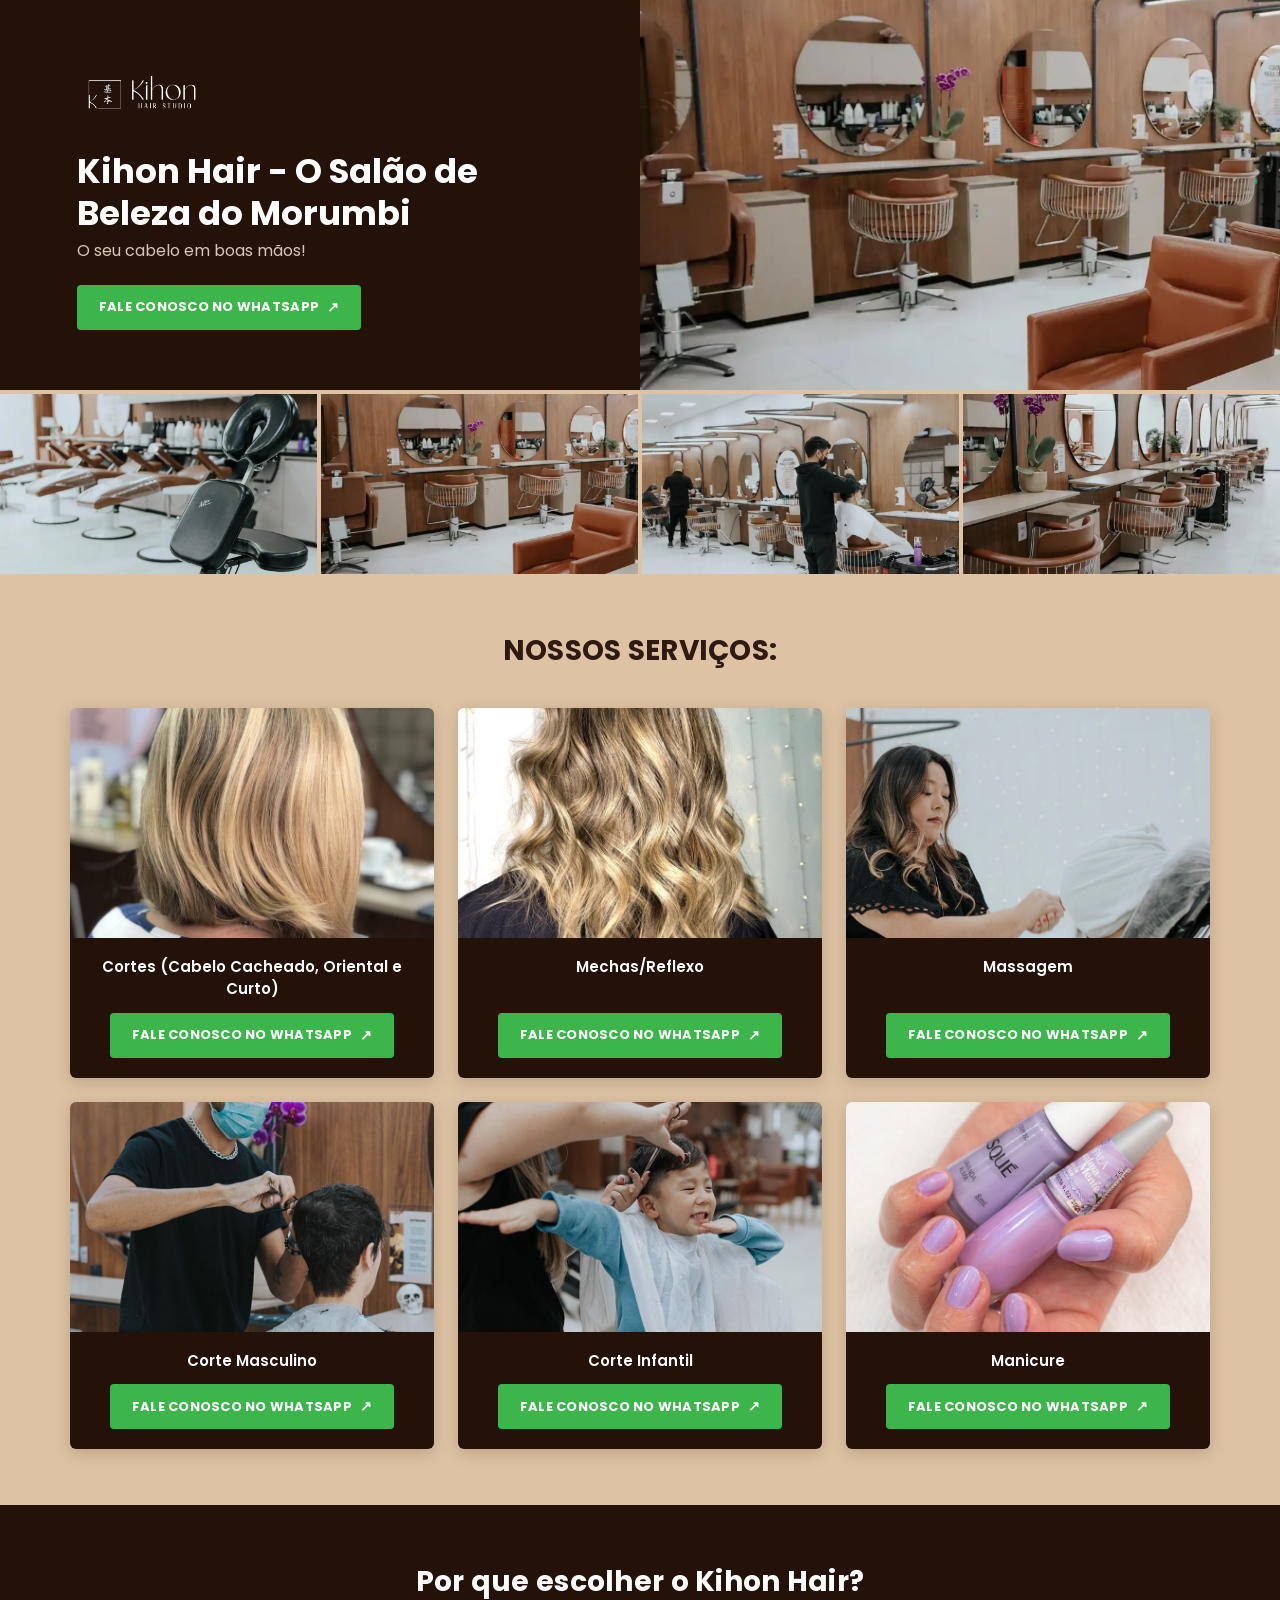
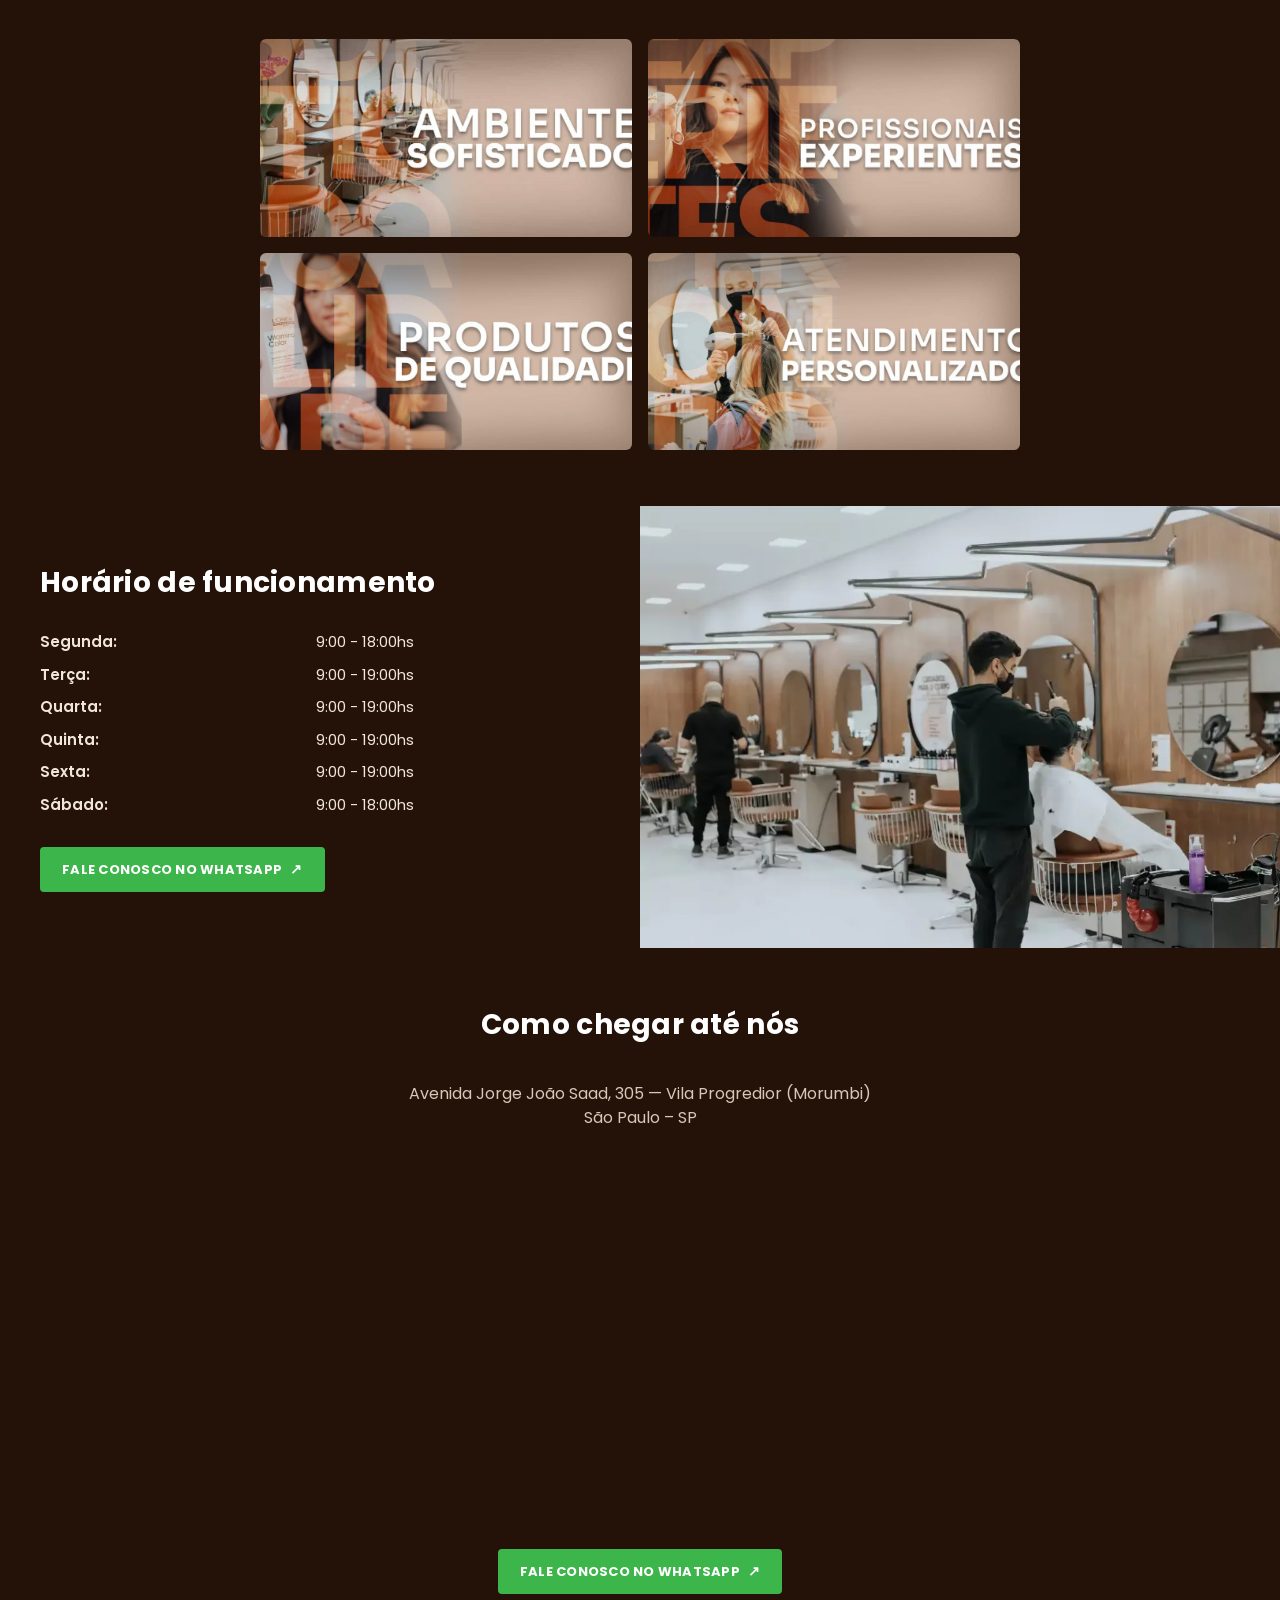
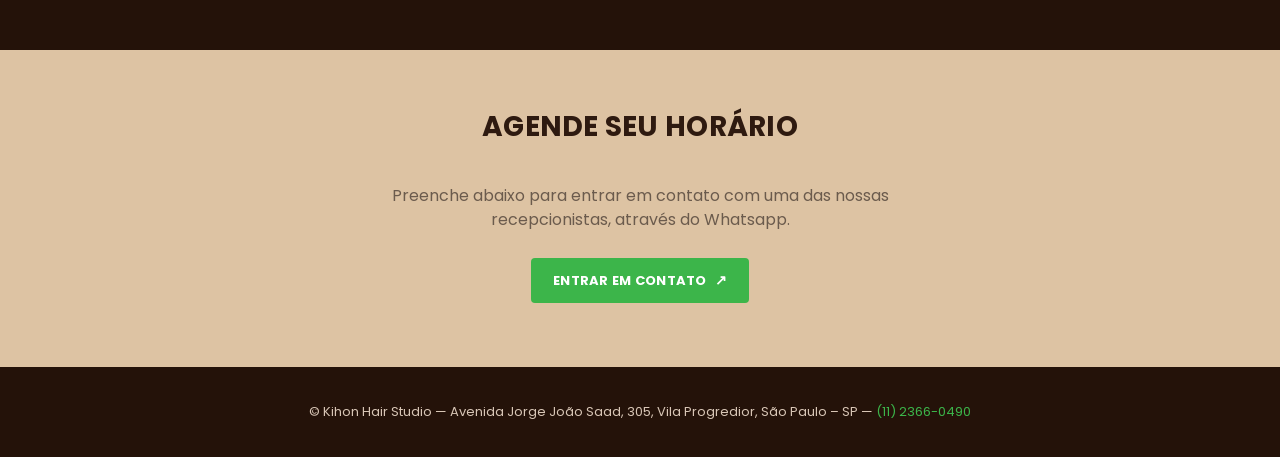
<file: index.html>
<!DOCTYPE html>
<html lang="pt-BR">
<head>
<meta charset="UTF-8">
<meta name="viewport" content="width=device-width, initial-scale=1.0">
<title>Kihon Hair Salão de Beleza e SPA | Kihon Hair Studio</title>
<meta name="description" content="Salão de beleza no Morumbi. Cortes, mechas, massagem, manicure e mais. Agende pelo WhatsApp.">
<link rel="canonical" href="https://lp.kihonhair.com.br/">
<link rel="preconnect" href="https://fonts.googleapis.com">
<link rel="preconnect" href="https://fonts.gstatic.com" crossorigin>
<link href="https://fonts.googleapis.com/css2?family=Poppins:wght@400;500;600;700;800&display=swap" rel="stylesheet">
<link rel="stylesheet" href="/assets/style.css">

<!-- Google Tag Manager (placeholder — substitua GTM-WZD86X9 pelo ID real) -->
<script>(function(w,d,s,l,i){w[l]=w[l]||[];w[l].push({'gtm.start':
new Date().getTime(),event:'gtm.js'});var f=d.getElementsByTagName(s)[0],
j=d.createElement(s),dl=l!='dataLayer'?'&l='+l:'';j.async=true;j.src=
'https://www.googletagmanager.com/gtm.js?id='+i+dl;f.parentNode.insertBefore(j,f);
})(window,document,'script','dataLayer','GTM-WZD86X9');</script>
<!-- End Google Tag Manager -->

<!-- Meta Pixel Code (placeholder — substitua 364216980927462 pelo ID real) -->
<script>
!function(f,b,e,v,n,t,s)
{if(f.fbq)return;n=f.fbq=function(){n.callMethod?
n.callMethod.apply(n,arguments):n.queue.push(arguments)};
if(!f._fbq)f._fbq=n;n.push=n;n.loaded=!0;n.version='2.0';
n.queue=[];t=b.createElement(e);t.async=!0;
t.src=v;s=b.getElementsByTagName(e)[0];
s.parentNode.insertBefore(t,s)}(window, document,'script',
'https://connect.facebook.net/en_US/fbevents.js');
fbq('init', '364216980927462');
fbq('track', 'PageView');
</script>
<noscript><img height="1" width="1" style="display:none"
src="https://www.facebook.com/tr?id=364216980927462&ev=PageView&noscript=1"
/></noscript>
<!-- End Meta Pixel Code -->

</head>
<body>
<!-- Google Tag Manager (noscript) -->
<noscript><iframe src="https://www.googletagmanager.com/ns.html?id=GTM-WZD86X9"
height="0" width="0" style="display:none;visibility:hidden"></iframe></noscript>
<!-- End Google Tag Manager (noscript) -->

<header class="hero">
  <div class="hero__content">
    <img class="hero__logo" src="/assets/images/logo-branca-1024x501.png" alt="Kihon Hair Studio">
    <h1 class="hero__title">Kihon Hair - O Salão de Beleza do Morumbi</h1>
    <p class="hero__subtitle">O seu cabelo em boas mãos!</p>
    <a class="btn" href="#whatsapp">Fale Conosco no WhatsApp</a>
  </div>
  <div class="hero__photo">
    <img src="/assets/images/2023-04-1-1024x1024.webp" alt="Kihon Hair Studio" loading="eager">
  </div>
</header>

<div class="gallery">
        <img src="/assets/images/2023-04-5-1024x1024.png" alt="Kihon Hair" loading="lazy">
        <img src="/assets/images/2023-04-1-1024x1024.webp" alt="Kihon Hair" loading="lazy">
        <img src="/assets/images/2022-12-2-1024x1024.webp" alt="Kihon Hair" loading="lazy">
        <img src="/assets/images/2022-12-3-1024x1024.webp" alt="Kihon Hair" loading="lazy">
</div>

<section class="section">
  <div class="container">
    <h2 class="section__title">NOSSOS SERVIÇOS:</h2>
    <div class="services">
        <div class="card">
          <img src="/assets/images/IMG_6674-Grande-768x1024.jpeg" alt="Cortes (Cabelo Cacheado, Oriental e Curto)" loading="lazy">
          <div class="card__body">
            <h3 class="card__title">Cortes (Cabelo Cacheado, Oriental e Curto)</h3>
            <a class="btn" href="#whatsapp">Fale Conosco no WhatsApp</a>
          </div>
        </div>
        <div class="card">
          <img src="/assets/images/IMG_5053-768x1024.jpg" alt="Mechas/Reflexo" loading="lazy">
          <div class="card__body">
            <h3 class="card__title">Mechas/Reflexo</h3>
            <a class="btn" href="#whatsapp">Fale Conosco no WhatsApp</a>
          </div>
        </div>
        <div class="card">
          <img src="/assets/images/massagem.jpg" alt="Massagem" loading="lazy">
          <div class="card__body">
            <h3 class="card__title">Massagem</h3>
            <a class="btn" href="#whatsapp">Fale Conosco no WhatsApp</a>
          </div>
        </div>
        <div class="card">
          <img src="/assets/images/IMG_5053-768x1024-1.jpg" alt="Corte Masculino" loading="lazy">
          <div class="card__body">
            <h3 class="card__title">Corte Masculino</h3>
            <a class="btn" href="#whatsapp">Fale Conosco no WhatsApp</a>
          </div>
        </div>
        <div class="card">
          <img src="/assets/images/infantil.jpg" alt="Corte Infantil" loading="lazy">
          <div class="card__body">
            <h3 class="card__title">Corte Infantil</h3>
            <a class="btn" href="#whatsapp">Fale Conosco no WhatsApp</a>
          </div>
        </div>
        <div class="card">
          <img src="/assets/images/unha.jpg" alt="Manicure" loading="lazy">
          <div class="card__body">
            <h3 class="card__title">Manicure</h3>
            <a class="btn" href="#whatsapp">Fale Conosco no WhatsApp</a>
          </div>
        </div>
    </div>
  </div>
</section>

<section class="section section--dark">
  <div class="container">
    <h2 class="section__title">Por que escolher o Kihon Hair?</h2>
    <div class="why-grid">
        <div class="why-item"><img src="/assets/images/ambiente-01-1024x501.jpg" alt="Ambiente Sofisticado" loading="lazy"></div>
        <div class="why-item"><img src="/assets/images/profissionais-01-Grande-1024x502.jpeg" alt="Profissionais Experientes" loading="lazy"></div>
        <div class="why-item"><img src="/assets/images/produtos-01-1024x501.jpg" alt="Produtos de Qualidade" loading="lazy"></div>
        <div class="why-item"><img src="/assets/images/atendimento-1024x501.jpg" alt="Atendimento Personalizado" loading="lazy"></div>
    </div>
  </div>
</section>

<section class="hours">
  <div class="hours__content">
    <h2 class="section__title">Horário de funcionamento</h2>
    <table>
      <tr><td>Segunda:</td><td>9:00 - 18:00hs</td></tr>
      <tr><td>Terça:</td><td>9:00 - 19:00hs</td></tr>
      <tr><td>Quarta:</td><td>9:00 - 19:00hs</td></tr>
      <tr><td>Quinta:</td><td>9:00 - 19:00hs</td></tr>
      <tr><td>Sexta:</td><td>9:00 - 19:00hs</td></tr>
      <tr><td>Sábado:</td><td>9:00 - 18:00hs</td></tr>
    </table>
    <a class="btn" href="#whatsapp">Fale Conosco no WhatsApp</a>
  </div>
  <div class="hours__photo">
    <img src="/assets/images/2022-12-2-1024x1024.webp" alt="Atendimento Kihon Hair" loading="lazy">
  </div>
</section>

<section class="location">
  <div class="container">
    <h2 class="section__title">Como chegar até nós</h2>
    <address>Avenida Jorge João Saad, 305 &mdash; Vila Progredior (Morumbi)<br>São Paulo &ndash; SP</address>
    <iframe src="https://maps.google.com/maps?q=Avenida+Jorge+Jo%C3%A3o+Saad,+305,+S%C3%A3o+Paulo&t=m&z=15&output=embed&iwloc=near" loading="lazy" allowfullscreen></iframe>
    <br>
    <a class="btn" href="#whatsapp">Fale Conosco no WhatsApp</a>
  </div>
</section>

<section class="contact">
  <div class="container">
    <h2 class="section__title">Agende seu Horário</h2>
    <p>Preenche abaixo para entrar em contato com uma das nossas recepcionistas, através do Whatsapp.</p>
    <a class="btn" href="#whatsapp">Entrar em Contato</a>
  </div>
</section>

<footer class="site-footer">
  <div class="container">
    <p>&copy; Kihon Hair Studio &mdash; Avenida Jorge João Saad, 305, Vila Progredior, São Paulo &ndash; SP &mdash; <a href="#whatsapp">(11) 2366-0490</a></p>
  </div>
</footer>

<script>
(function() {
  var base = 'https://api-claraia.claraia.com/tracking/redirect?company_id=c37a2390-a9db-4451-ad99-1d92086ab794&config_id=987d9192-b9fc-4a9f-bccb-7de95ab0d677&code_pattern=%5BSENHA+xxxx%5D&phone=551123660490';
  var shared = new URLSearchParams(window.location.search);
  shared.set('landing_page_url', window.location.href);
  shared.set('referrer_url', document.referrer || '');
  var ua = navigator.userAgent.toLowerCase();
  shared.set('device', /bot|crawl|spider/.test(ua) ? 'bot' : /mobile|android|iphone|ipod/.test(ua) ? 'mobile' : /tablet|ipad/.test(ua) ? 'tablet' : 'desktop');

  try {
    fetch('https://api-claraia.claraia.com/tracking/register-pageview', {
      method: 'POST',
      headers: { 'Content-Type': 'application/json' },
      body: JSON.stringify({
        company_id: 'c37a2390-a9db-4451-ad99-1d92086ab794',
        pagina: window.location.href,
        referrer_url: document.referrer,
        utm_source: shared.get('utm_source'),
        utm_medium: shared.get('utm_medium'),
        utm_campaign: shared.get('utm_campaign'),
        utm_content: shared.get('utm_content'),
        utm_term: shared.get('utm_term'),
        gclid: shared.get('gclid'),
        fbclid: shared.get('fbclid'),
        gad_campaignid: shared.get('gad_campaignid'),
        user_agent: navigator.userAgent
      }),
      keepalive: true
    }).catch(function() {});
  } catch (e) {}

  function buildLink(a) {
    var p = new URLSearchParams(shared.toString());
    var txt = (a.innerText || a.textContent || '').trim() || a.getAttribute('aria-label') || '';
    if (txt) p.set('button_text', txt);
    return base + '&' + p.toString();
  }

  function replaceLinks() {
    document.querySelectorAll('a').forEach(function(a) {
      a.href = buildLink(a);
    });
  }

  document.addEventListener('DOMContentLoaded', replaceLinks);

  var observer = new MutationObserver(replaceLinks);
  observer.observe(document.body, { childList: true, subtree: true });
})();
</script>
</body>
</html>
</file>
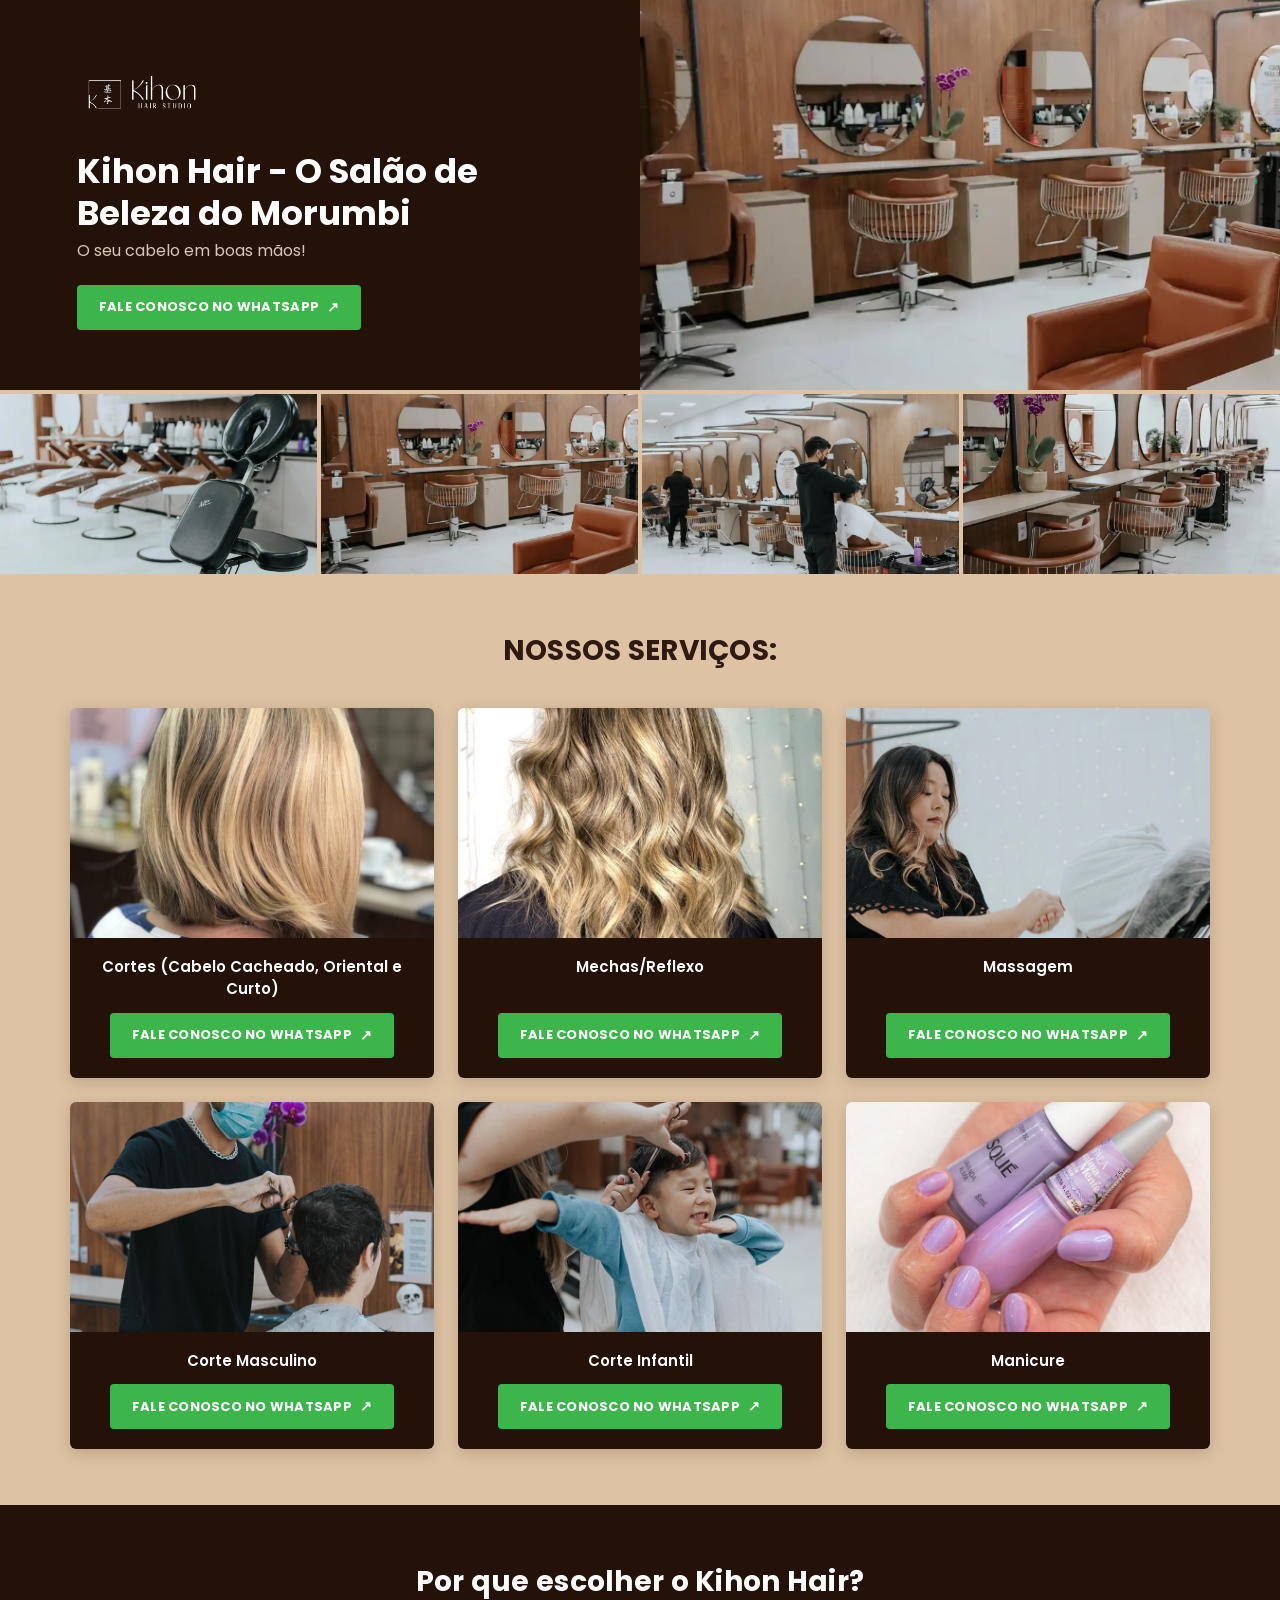
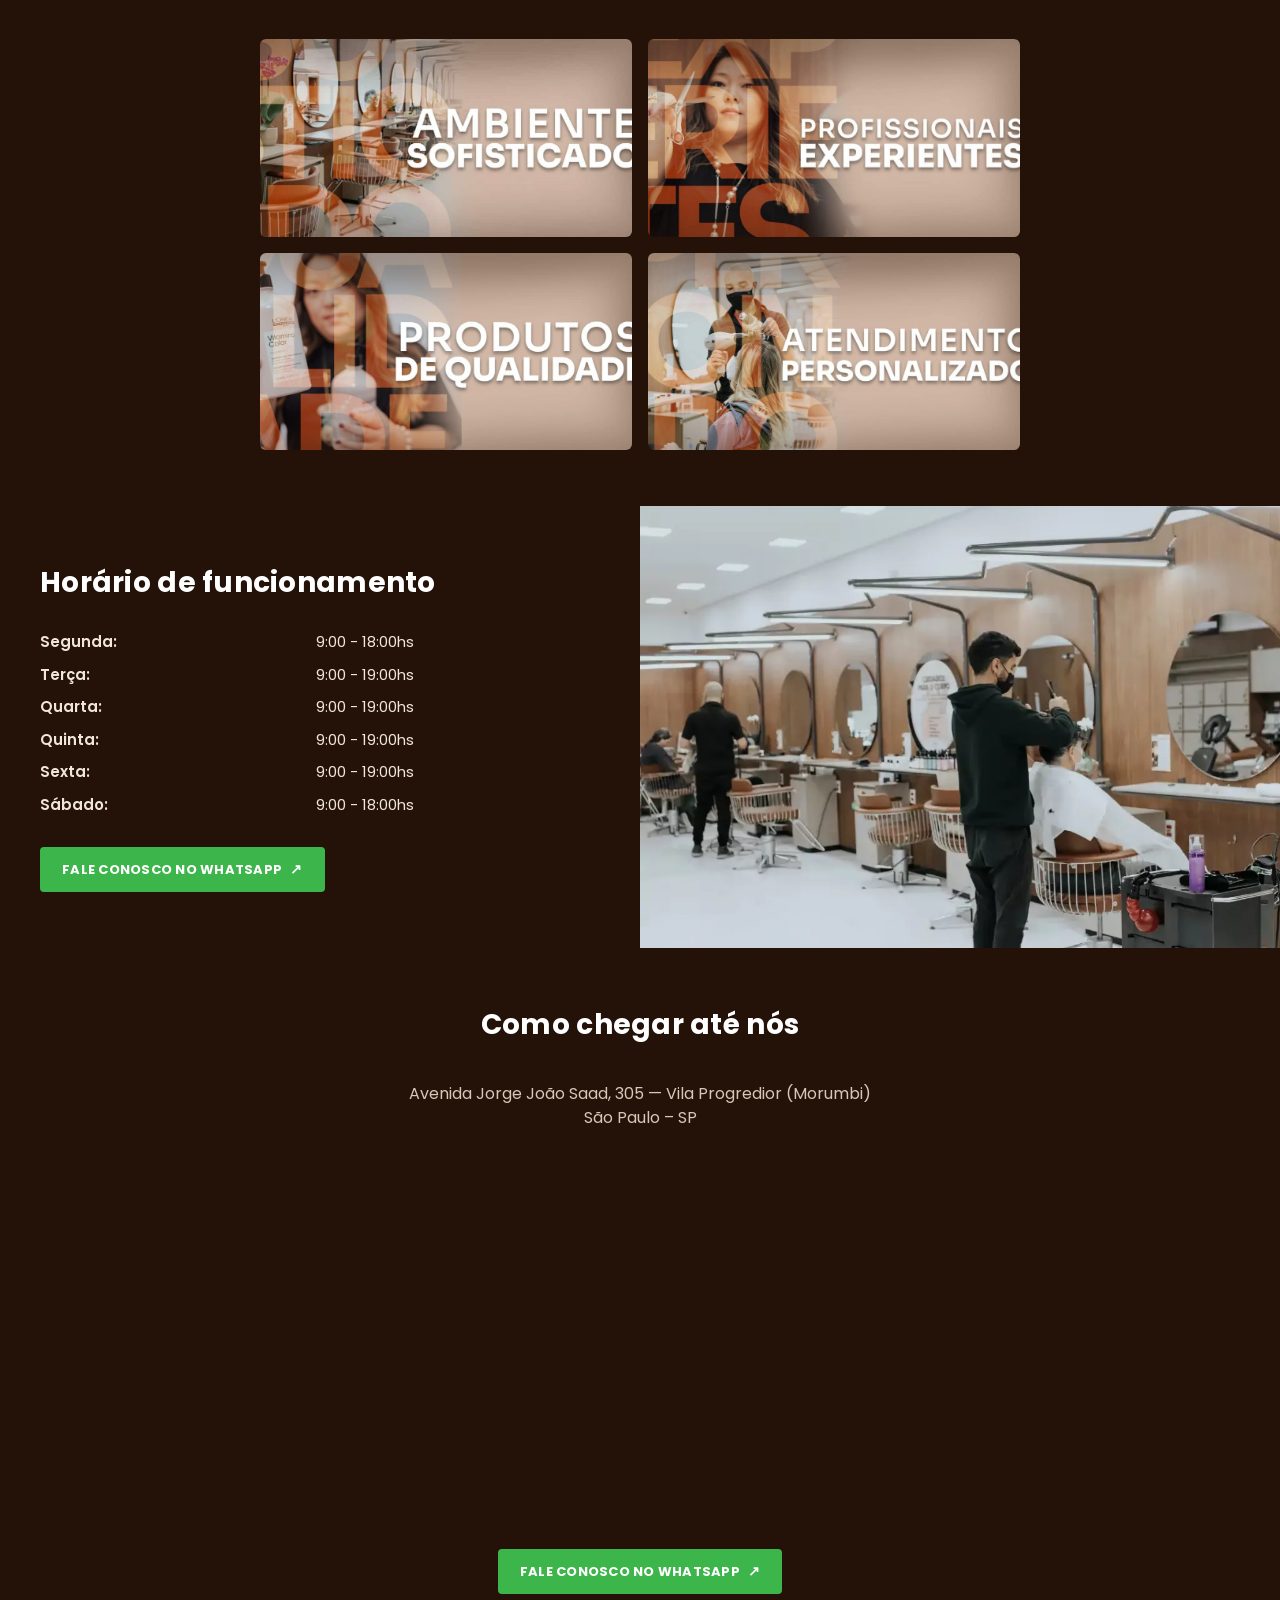
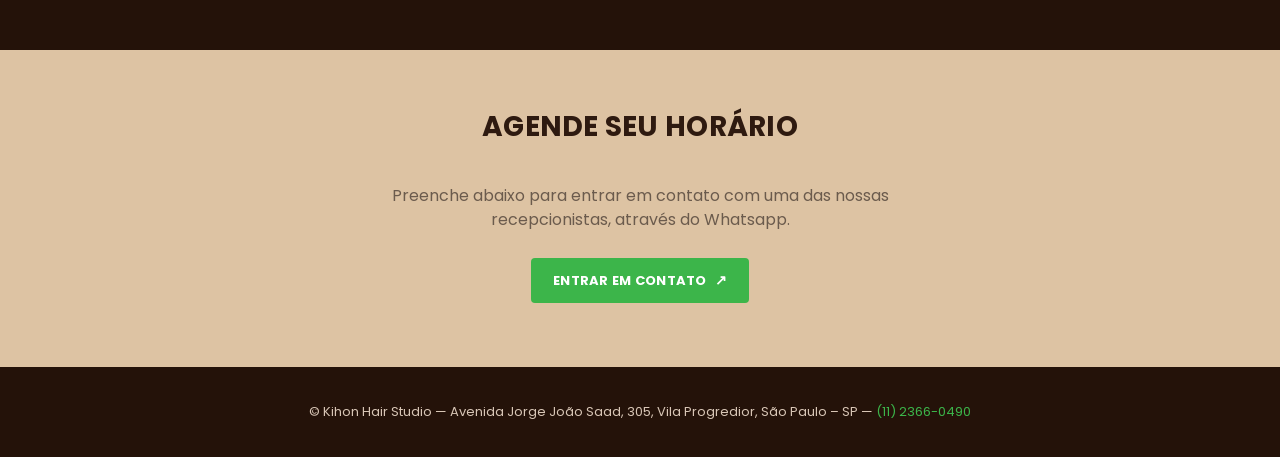
<file: agendamento/index.html>
<!DOCTYPE html>
<html lang="pt-BR">
<head>
<meta charset="UTF-8">
<meta name="viewport" content="width=device-width, initial-scale=1.0">
<title>Agendamento | Kihon Hair Studio</title>
<meta name="description" content="Agende seu horário no Kihon Hair pelo WhatsApp. Salão de beleza no Morumbi.">
<link rel="canonical" href="https://lp.kihonhair.com.br/agendamento/">
<link rel="preconnect" href="https://fonts.googleapis.com">
<link rel="preconnect" href="https://fonts.gstatic.com" crossorigin>
<link href="https://fonts.googleapis.com/css2?family=Poppins:wght@400;500;600;700;800&display=swap" rel="stylesheet">
<link rel="stylesheet" href="/assets/style.css">

<!-- Google Tag Manager (placeholder — substitua GTM-WZD86X9 pelo ID real) -->
<script>(function(w,d,s,l,i){w[l]=w[l]||[];w[l].push({'gtm.start':
new Date().getTime(),event:'gtm.js'});var f=d.getElementsByTagName(s)[0],
j=d.createElement(s),dl=l!='dataLayer'?'&l='+l:'';j.async=true;j.src=
'https://www.googletagmanager.com/gtm.js?id='+i+dl;f.parentNode.insertBefore(j,f);
})(window,document,'script','dataLayer','GTM-WZD86X9');</script>
<!-- End Google Tag Manager -->

<!-- Meta Pixel Code (placeholder — substitua 364216980927462 pelo ID real) -->
<script>
!function(f,b,e,v,n,t,s)
{if(f.fbq)return;n=f.fbq=function(){n.callMethod?
n.callMethod.apply(n,arguments):n.queue.push(arguments)};
if(!f._fbq)f._fbq=n;n.push=n;n.loaded=!0;n.version='2.0';
n.queue=[];t=b.createElement(e);t.async=!0;
t.src=v;s=b.getElementsByTagName(e)[0];
s.parentNode.insertBefore(t,s)}(window, document,'script',
'https://connect.facebook.net/en_US/fbevents.js');
fbq('init', '364216980927462');
fbq('track', 'PageView');
</script>
<noscript><img height="1" width="1" style="display:none"
src="https://www.facebook.com/tr?id=364216980927462&ev=PageView&noscript=1"
/></noscript>
<!-- End Meta Pixel Code -->

</head>
<body>
<!-- Google Tag Manager (noscript) -->
<noscript><iframe src="https://www.googletagmanager.com/ns.html?id=GTM-WZD86X9"
height="0" width="0" style="display:none;visibility:hidden"></iframe></noscript>
<!-- End Google Tag Manager (noscript) -->

<header class="hero">
  <div class="hero__content">
    <img class="hero__logo" src="/assets/images/logo-branca-1024x501.png" alt="Kihon Hair Studio">
    <h1 class="hero__title">Kihon Hair - O Salão de Beleza do Morumbi</h1>
    <p class="hero__subtitle">O seu cabelo em boas mãos!</p>
    <a class="btn" href="#whatsapp">Fale Conosco no WhatsApp</a>
  </div>
  <div class="hero__photo">
    <img src="/assets/images/2023-04-1-1024x1024.webp" alt="Kihon Hair Studio" loading="eager">
  </div>
</header>

<div class="gallery">
        <img src="/assets/images/2023-04-5-1024x1024.png" alt="Kihon Hair" loading="lazy">
        <img src="/assets/images/2023-04-1-1024x1024.webp" alt="Kihon Hair" loading="lazy">
        <img src="/assets/images/2022-12-2-1024x1024.webp" alt="Kihon Hair" loading="lazy">
        <img src="/assets/images/2022-12-3-1024x1024.webp" alt="Kihon Hair" loading="lazy">
</div>

<section class="section">
  <div class="container">
    <h2 class="section__title">NOSSOS SERVIÇOS:</h2>
    <div class="services">
        <div class="card">
          <img src="/assets/images/IMG_6674-Grande-768x1024.jpeg" alt="Cortes (Cabelo Cacheado, Oriental e Curto)" loading="lazy">
          <div class="card__body">
            <h3 class="card__title">Cortes (Cabelo Cacheado, Oriental e Curto)</h3>
            <a class="btn" href="#whatsapp">Fale Conosco no WhatsApp</a>
          </div>
        </div>
        <div class="card">
          <img src="/assets/images/IMG_5053-768x1024.jpg" alt="Mechas/Reflexo" loading="lazy">
          <div class="card__body">
            <h3 class="card__title">Mechas/Reflexo</h3>
            <a class="btn" href="#whatsapp">Fale Conosco no WhatsApp</a>
          </div>
        </div>
        <div class="card">
          <img src="/assets/images/massagem.jpg" alt="Massagem" loading="lazy">
          <div class="card__body">
            <h3 class="card__title">Massagem</h3>
            <a class="btn" href="#whatsapp">Fale Conosco no WhatsApp</a>
          </div>
        </div>
        <div class="card">
          <img src="/assets/images/IMG_5053-768x1024-1.jpg" alt="Corte Masculino" loading="lazy">
          <div class="card__body">
            <h3 class="card__title">Corte Masculino</h3>
            <a class="btn" href="#whatsapp">Fale Conosco no WhatsApp</a>
          </div>
        </div>
        <div class="card">
          <img src="/assets/images/infantil.jpg" alt="Corte Infantil" loading="lazy">
          <div class="card__body">
            <h3 class="card__title">Corte Infantil</h3>
            <a class="btn" href="#whatsapp">Fale Conosco no WhatsApp</a>
          </div>
        </div>
        <div class="card">
          <img src="/assets/images/unha.jpg" alt="Manicure" loading="lazy">
          <div class="card__body">
            <h3 class="card__title">Manicure</h3>
            <a class="btn" href="#whatsapp">Fale Conosco no WhatsApp</a>
          </div>
        </div>
    </div>
  </div>
</section>

<section class="section section--dark">
  <div class="container">
    <h2 class="section__title">Por que escolher o Kihon Hair?</h2>
    <div class="why-grid">
        <div class="why-item"><img src="/assets/images/ambiente-01-1024x501.jpg" alt="Ambiente Sofisticado" loading="lazy"></div>
        <div class="why-item"><img src="/assets/images/profissionais-01-Grande-1024x502.jpeg" alt="Profissionais Experientes" loading="lazy"></div>
        <div class="why-item"><img src="/assets/images/produtos-01-1024x501.jpg" alt="Produtos de Qualidade" loading="lazy"></div>
        <div class="why-item"><img src="/assets/images/atendimento-1024x501.jpg" alt="Atendimento Personalizado" loading="lazy"></div>
    </div>
  </div>
</section>

<section class="hours">
  <div class="hours__content">
    <h2 class="section__title">Horário de funcionamento</h2>
    <table>
      <tr><td>Segunda:</td><td>9:00 - 18:00hs</td></tr>
      <tr><td>Terça:</td><td>9:00 - 19:00hs</td></tr>
      <tr><td>Quarta:</td><td>9:00 - 19:00hs</td></tr>
      <tr><td>Quinta:</td><td>9:00 - 19:00hs</td></tr>
      <tr><td>Sexta:</td><td>9:00 - 19:00hs</td></tr>
      <tr><td>Sábado:</td><td>9:00 - 18:00hs</td></tr>
    </table>
    <a class="btn" href="#whatsapp">Fale Conosco no WhatsApp</a>
  </div>
  <div class="hours__photo">
    <img src="/assets/images/2022-12-2-1024x1024.webp" alt="Atendimento Kihon Hair" loading="lazy">
  </div>
</section>

<section class="location">
  <div class="container">
    <h2 class="section__title">Como chegar até nós</h2>
    <address>Avenida Jorge João Saad, 305 &mdash; Vila Progredior (Morumbi)<br>São Paulo &ndash; SP</address>
    <iframe src="https://maps.google.com/maps?q=Avenida+Jorge+Jo%C3%A3o+Saad,+305,+S%C3%A3o+Paulo&t=m&z=15&output=embed&iwloc=near" loading="lazy" allowfullscreen></iframe>
    <br>
    <a class="btn" href="#whatsapp">Fale Conosco no WhatsApp</a>
  </div>
</section>

<section class="contact">
  <div class="container">
    <h2 class="section__title">Agende seu Horário</h2>
    <p>Preenche abaixo para entrar em contato com uma das nossas recepcionistas, através do Whatsapp.</p>
    <a class="btn" href="#whatsapp">Entrar em Contato</a>
  </div>
</section>

<footer class="site-footer">
  <div class="container">
    <p>&copy; Kihon Hair Studio &mdash; Avenida Jorge João Saad, 305, Vila Progredior, São Paulo &ndash; SP &mdash; <a href="#whatsapp">(11) 2366-0490</a></p>
  </div>
</footer>

<script>
(function() {
  var base = 'https://api-claraia.claraia.com/tracking/redirect?company_id=c37a2390-a9db-4451-ad99-1d92086ab794&config_id=987d9192-b9fc-4a9f-bccb-7de95ab0d677&code_pattern=%5BSENHA+xxxx%5D&phone=551123660490';
  var shared = new URLSearchParams(window.location.search);
  shared.set('landing_page_url', window.location.href);
  shared.set('referrer_url', document.referrer || '');
  var ua = navigator.userAgent.toLowerCase();
  shared.set('device', /bot|crawl|spider/.test(ua) ? 'bot' : /mobile|android|iphone|ipod/.test(ua) ? 'mobile' : /tablet|ipad/.test(ua) ? 'tablet' : 'desktop');

  try {
    fetch('https://api-claraia.claraia.com/tracking/register-pageview', {
      method: 'POST',
      headers: { 'Content-Type': 'application/json' },
      body: JSON.stringify({
        company_id: 'c37a2390-a9db-4451-ad99-1d92086ab794',
        pagina: window.location.href,
        referrer_url: document.referrer,
        utm_source: shared.get('utm_source'),
        utm_medium: shared.get('utm_medium'),
        utm_campaign: shared.get('utm_campaign'),
        utm_content: shared.get('utm_content'),
        utm_term: shared.get('utm_term'),
        gclid: shared.get('gclid'),
        fbclid: shared.get('fbclid'),
        gad_campaignid: shared.get('gad_campaignid'),
        user_agent: navigator.userAgent
      }),
      keepalive: true
    }).catch(function() {});
  } catch (e) {}

  function buildLink(a) {
    var p = new URLSearchParams(shared.toString());
    var txt = (a.innerText || a.textContent || '').trim() || a.getAttribute('aria-label') || '';
    if (txt) p.set('button_text', txt);
    return base + '&' + p.toString();
  }

  function replaceLinks() {
    document.querySelectorAll('a').forEach(function(a) {
      a.href = buildLink(a);
    });
  }

  document.addEventListener('DOMContentLoaded', replaceLinks);

  var observer = new MutationObserver(replaceLinks);
  observer.observe(document.body, { childList: true, subtree: true });
})();
</script>
</body>
</html>
</file>
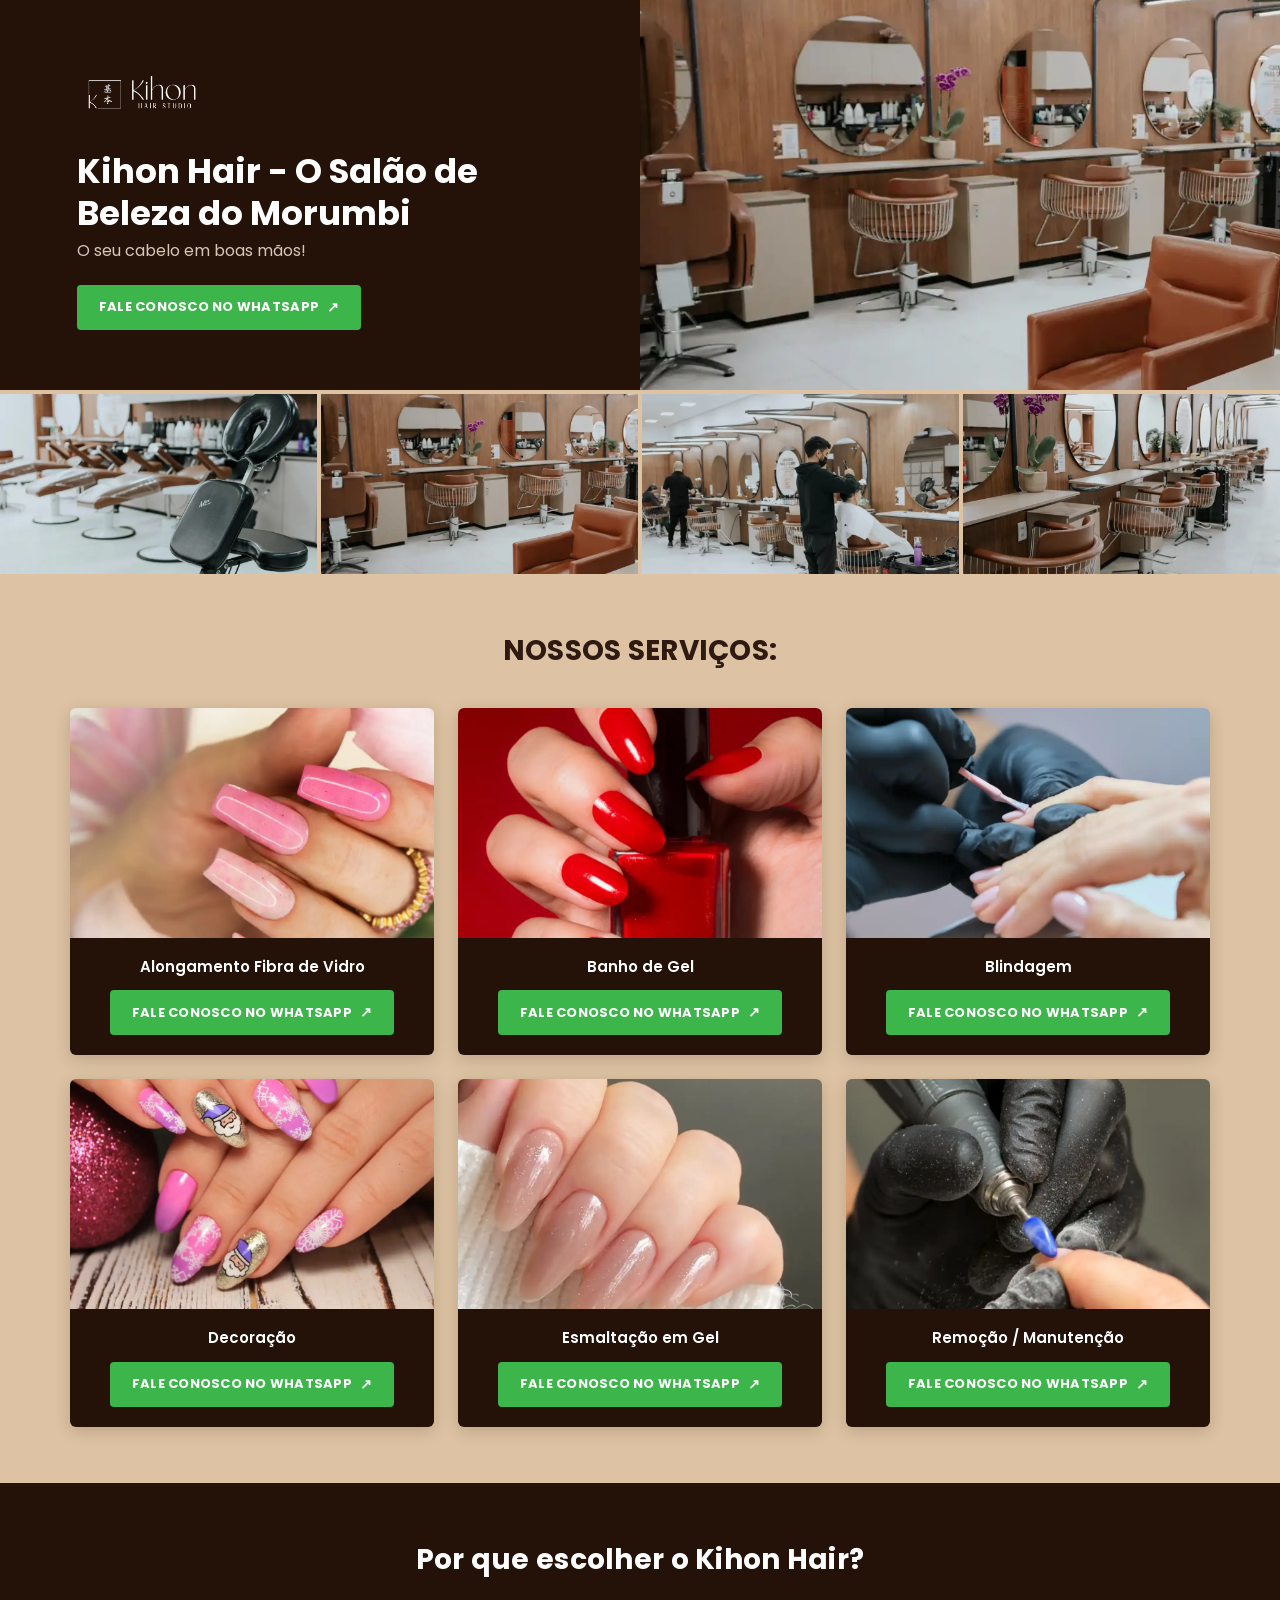
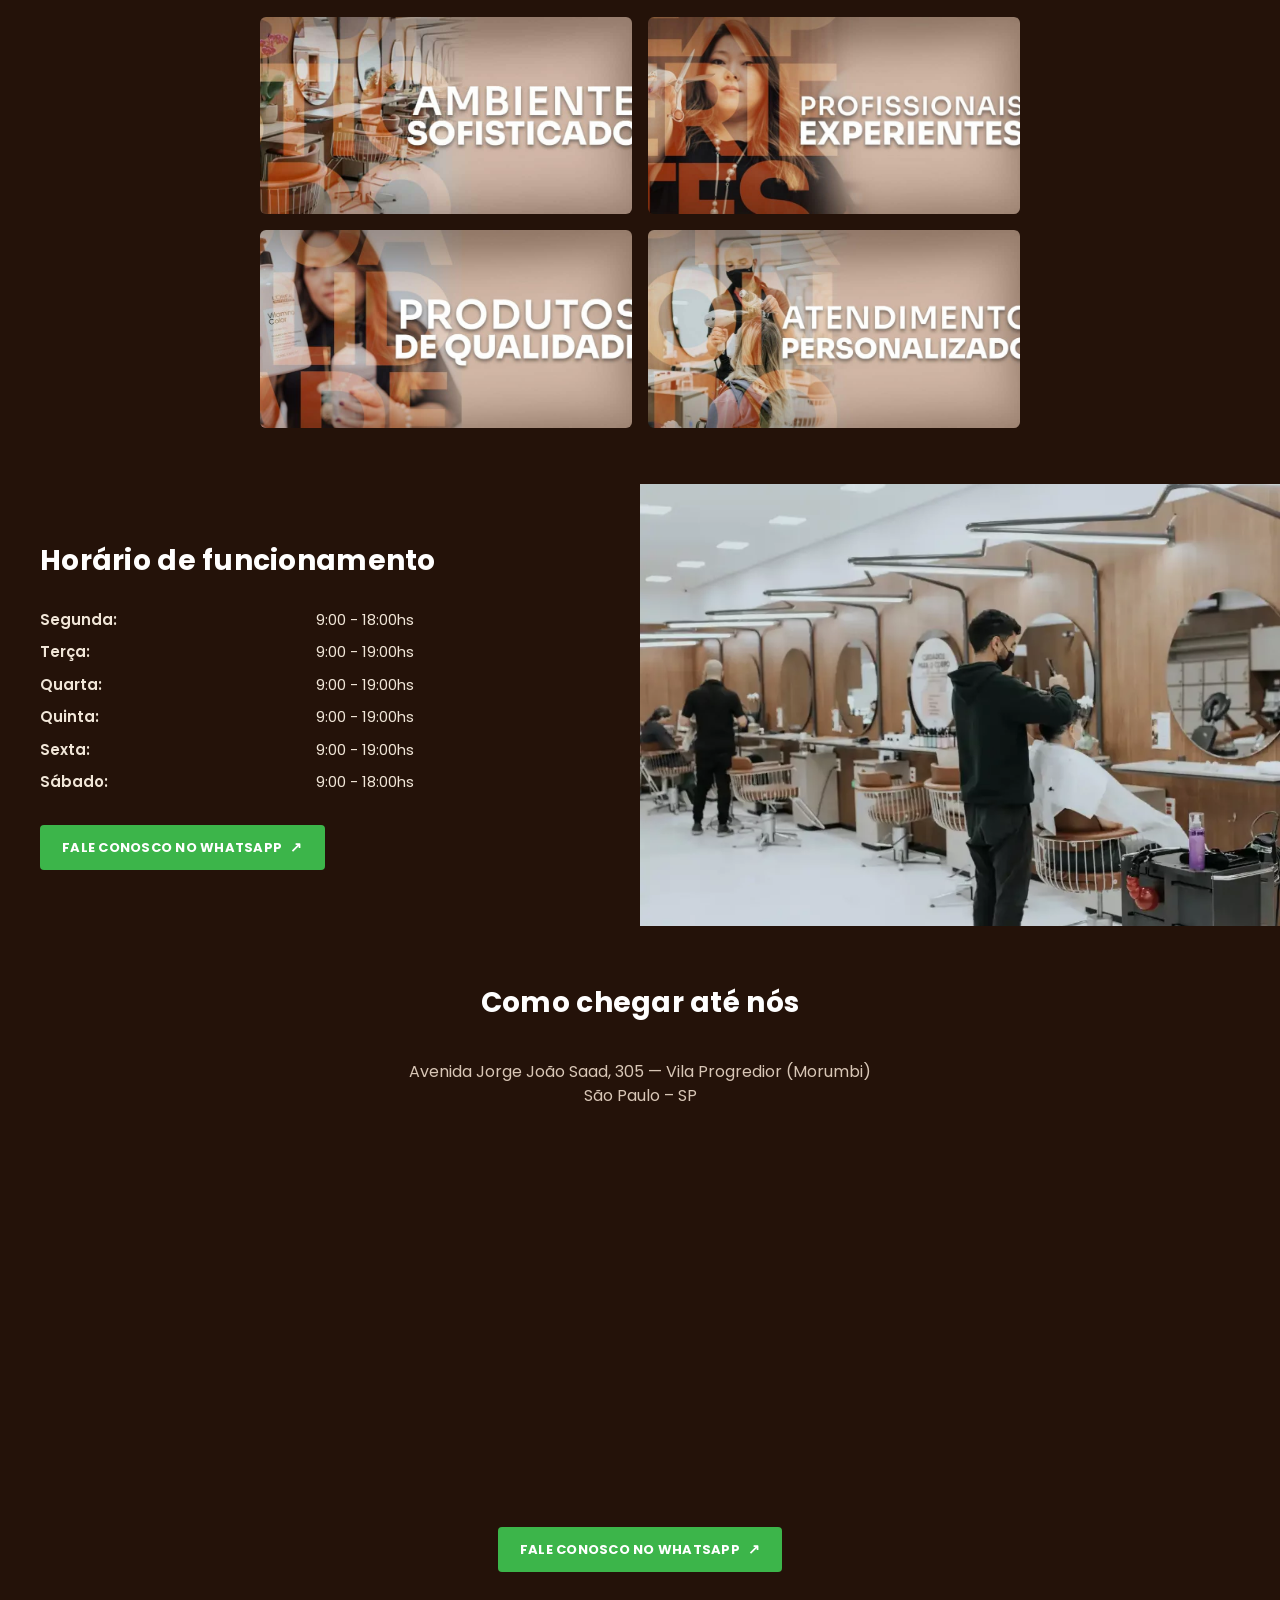
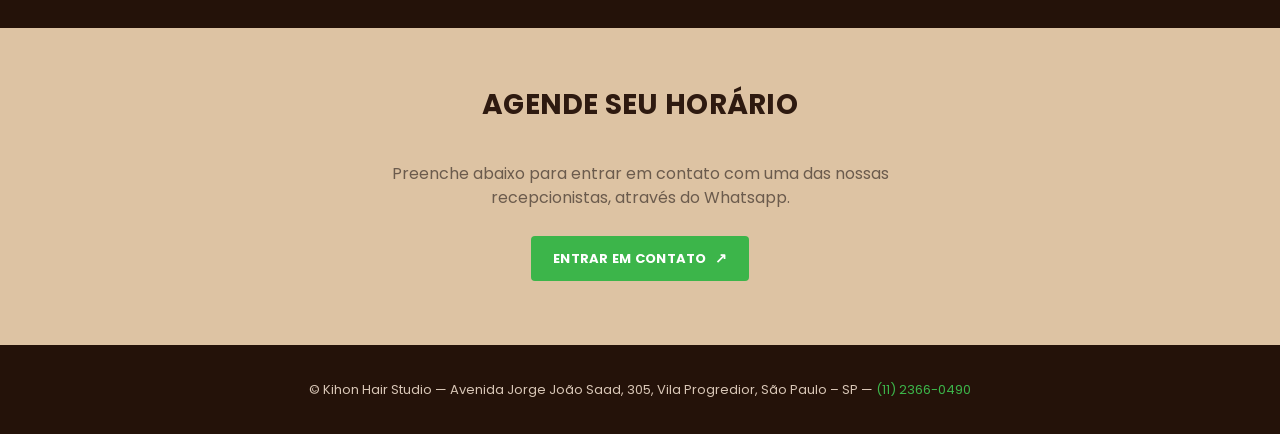
<file: alongamento-de-unha-esmaltacao-em-gel/index.html>
<!DOCTYPE html>
<html lang="pt-BR">
<head>
<meta charset="UTF-8">
<meta name="viewport" content="width=device-width, initial-scale=1.0">
<title>Alongamento de Unha e Esmaltação em Gel | Kihon Hair Studio</title>
<meta name="description" content="Alongamento de unha em fibra de vidro, banho de gel, blindagem, decoração e esmaltação em gel. Agende pelo WhatsApp.">
<link rel="canonical" href="https://lp.kihonhair.com.br/alongamento-de-unha-esmaltacao-em-gel/">
<link rel="preconnect" href="https://fonts.googleapis.com">
<link rel="preconnect" href="https://fonts.gstatic.com" crossorigin>
<link href="https://fonts.googleapis.com/css2?family=Poppins:wght@400;500;600;700;800&display=swap" rel="stylesheet">
<link rel="stylesheet" href="/assets/style.css">

<!-- Google Tag Manager (placeholder — substitua GTM-WZD86X9 pelo ID real) -->
<script>(function(w,d,s,l,i){w[l]=w[l]||[];w[l].push({'gtm.start':
new Date().getTime(),event:'gtm.js'});var f=d.getElementsByTagName(s)[0],
j=d.createElement(s),dl=l!='dataLayer'?'&l='+l:'';j.async=true;j.src=
'https://www.googletagmanager.com/gtm.js?id='+i+dl;f.parentNode.insertBefore(j,f);
})(window,document,'script','dataLayer','GTM-WZD86X9');</script>
<!-- End Google Tag Manager -->

<!-- Meta Pixel Code (placeholder — substitua 364216980927462 pelo ID real) -->
<script>
!function(f,b,e,v,n,t,s)
{if(f.fbq)return;n=f.fbq=function(){n.callMethod?
n.callMethod.apply(n,arguments):n.queue.push(arguments)};
if(!f._fbq)f._fbq=n;n.push=n;n.loaded=!0;n.version='2.0';
n.queue=[];t=b.createElement(e);t.async=!0;
t.src=v;s=b.getElementsByTagName(e)[0];
s.parentNode.insertBefore(t,s)}(window, document,'script',
'https://connect.facebook.net/en_US/fbevents.js');
fbq('init', '364216980927462');
fbq('track', 'PageView');
</script>
<noscript><img height="1" width="1" style="display:none"
src="https://www.facebook.com/tr?id=364216980927462&ev=PageView&noscript=1"
/></noscript>
<!-- End Meta Pixel Code -->

</head>
<body>
<!-- Google Tag Manager (noscript) -->
<noscript><iframe src="https://www.googletagmanager.com/ns.html?id=GTM-WZD86X9"
height="0" width="0" style="display:none;visibility:hidden"></iframe></noscript>
<!-- End Google Tag Manager (noscript) -->

<header class="hero">
  <div class="hero__content">
    <img class="hero__logo" src="/assets/images/logo-branca-1024x501.png" alt="Kihon Hair Studio">
    <h1 class="hero__title">Kihon Hair - O Salão de Beleza do Morumbi</h1>
    <p class="hero__subtitle">O seu cabelo em boas mãos!</p>
    <a class="btn" href="#whatsapp">Fale Conosco no WhatsApp</a>
  </div>
  <div class="hero__photo">
    <img src="/assets/images/2023-04-1-1024x1024.webp" alt="Kihon Hair Studio" loading="eager">
  </div>
</header>

<div class="gallery">
        <img src="/assets/images/2023-04-5-1024x1024.png" alt="Kihon Hair" loading="lazy">
        <img src="/assets/images/2023-04-1-1024x1024.webp" alt="Kihon Hair" loading="lazy">
        <img src="/assets/images/2022-12-2-1024x1024.webp" alt="Kihon Hair" loading="lazy">
        <img src="/assets/images/2022-12-3-1024x1024.webp" alt="Kihon Hair" loading="lazy">
</div>

<section class="section">
  <div class="container">
    <h2 class="section__title">NOSSOS SERVIÇOS:</h2>
    <div class="services">
        <div class="card">
          <img src="/assets/images/2026-01-2-1024x1024.webp" alt="Alongamento Fibra de Vidro" loading="lazy">
          <div class="card__body">
            <h3 class="card__title">Alongamento Fibra de Vidro</h3>
            <a class="btn" href="#whatsapp">Fale Conosco no WhatsApp</a>
          </div>
        </div>
        <div class="card">
          <img src="/assets/images/2026-01-3-1024x1024.webp" alt="Banho de Gel" loading="lazy">
          <div class="card__body">
            <h3 class="card__title">Banho de Gel</h3>
            <a class="btn" href="#whatsapp">Fale Conosco no WhatsApp</a>
          </div>
        </div>
        <div class="card">
          <img src="/assets/images/2026-01-1-1024x1024.webp" alt="Blindagem" loading="lazy">
          <div class="card__body">
            <h3 class="card__title">Blindagem</h3>
            <a class="btn" href="#whatsapp">Fale Conosco no WhatsApp</a>
          </div>
        </div>
        <div class="card">
          <img src="/assets/images/2026-01-5-1024x1024.webp" alt="Decoração" loading="lazy">
          <div class="card__body">
            <h3 class="card__title">Decoração</h3>
            <a class="btn" href="#whatsapp">Fale Conosco no WhatsApp</a>
          </div>
        </div>
        <div class="card">
          <img src="/assets/images/2026-01-6-1024x1024.webp" alt="Esmaltação em Gel" loading="lazy">
          <div class="card__body">
            <h3 class="card__title">Esmaltação em Gel</h3>
            <a class="btn" href="#whatsapp">Fale Conosco no WhatsApp</a>
          </div>
        </div>
        <div class="card">
          <img src="/assets/images/2026-01-4-1024x1024.webp" alt="Remoção / Manutenção" loading="lazy">
          <div class="card__body">
            <h3 class="card__title">Remoção / Manutenção</h3>
            <a class="btn" href="#whatsapp">Fale Conosco no WhatsApp</a>
          </div>
        </div>
    </div>
  </div>
</section>

<section class="section section--dark">
  <div class="container">
    <h2 class="section__title">Por que escolher o Kihon Hair?</h2>
    <div class="why-grid">
        <div class="why-item"><img src="/assets/images/ambiente-01-1024x501.jpg" alt="Ambiente Sofisticado" loading="lazy"></div>
        <div class="why-item"><img src="/assets/images/profissionais-01-Grande-1024x502.jpeg" alt="Profissionais Experientes" loading="lazy"></div>
        <div class="why-item"><img src="/assets/images/produtos-01-1024x501.jpg" alt="Produtos de Qualidade" loading="lazy"></div>
        <div class="why-item"><img src="/assets/images/atendimento-1024x501.jpg" alt="Atendimento Personalizado" loading="lazy"></div>
    </div>
  </div>
</section>

<section class="hours">
  <div class="hours__content">
    <h2 class="section__title">Horário de funcionamento</h2>
    <table>
      <tr><td>Segunda:</td><td>9:00 - 18:00hs</td></tr>
      <tr><td>Terça:</td><td>9:00 - 19:00hs</td></tr>
      <tr><td>Quarta:</td><td>9:00 - 19:00hs</td></tr>
      <tr><td>Quinta:</td><td>9:00 - 19:00hs</td></tr>
      <tr><td>Sexta:</td><td>9:00 - 19:00hs</td></tr>
      <tr><td>Sábado:</td><td>9:00 - 18:00hs</td></tr>
    </table>
    <a class="btn" href="#whatsapp">Fale Conosco no WhatsApp</a>
  </div>
  <div class="hours__photo">
    <img src="/assets/images/2022-12-2-1024x1024.webp" alt="Atendimento Kihon Hair" loading="lazy">
  </div>
</section>

<section class="location">
  <div class="container">
    <h2 class="section__title">Como chegar até nós</h2>
    <address>Avenida Jorge João Saad, 305 &mdash; Vila Progredior (Morumbi)<br>São Paulo &ndash; SP</address>
    <iframe src="https://maps.google.com/maps?q=Avenida+Jorge+Jo%C3%A3o+Saad,+305,+S%C3%A3o+Paulo&t=m&z=15&output=embed&iwloc=near" loading="lazy" allowfullscreen></iframe>
    <br>
    <a class="btn" href="#whatsapp">Fale Conosco no WhatsApp</a>
  </div>
</section>

<section class="contact">
  <div class="container">
    <h2 class="section__title">Agende seu Horário</h2>
    <p>Preenche abaixo para entrar em contato com uma das nossas recepcionistas, através do Whatsapp.</p>
    <a class="btn" href="#whatsapp">Entrar em Contato</a>
  </div>
</section>

<footer class="site-footer">
  <div class="container">
    <p>&copy; Kihon Hair Studio &mdash; Avenida Jorge João Saad, 305, Vila Progredior, São Paulo &ndash; SP &mdash; <a href="#whatsapp">(11) 2366-0490</a></p>
  </div>
</footer>

<script>
(function() {
  var base = 'https://api-claraia.claraia.com/tracking/redirect?company_id=c37a2390-a9db-4451-ad99-1d92086ab794&config_id=987d9192-b9fc-4a9f-bccb-7de95ab0d677&code_pattern=%5BSENHA+xxxx%5D&phone=551123660490';
  var shared = new URLSearchParams(window.location.search);
  shared.set('landing_page_url', window.location.href);
  shared.set('referrer_url', document.referrer || '');
  var ua = navigator.userAgent.toLowerCase();
  shared.set('device', /bot|crawl|spider/.test(ua) ? 'bot' : /mobile|android|iphone|ipod/.test(ua) ? 'mobile' : /tablet|ipad/.test(ua) ? 'tablet' : 'desktop');

  try {
    fetch('https://api-claraia.claraia.com/tracking/register-pageview', {
      method: 'POST',
      headers: { 'Content-Type': 'application/json' },
      body: JSON.stringify({
        company_id: 'c37a2390-a9db-4451-ad99-1d92086ab794',
        pagina: window.location.href,
        referrer_url: document.referrer,
        utm_source: shared.get('utm_source'),
        utm_medium: shared.get('utm_medium'),
        utm_campaign: shared.get('utm_campaign'),
        utm_content: shared.get('utm_content'),
        utm_term: shared.get('utm_term'),
        gclid: shared.get('gclid'),
        fbclid: shared.get('fbclid'),
        gad_campaignid: shared.get('gad_campaignid'),
        user_agent: navigator.userAgent
      }),
      keepalive: true
    }).catch(function() {});
  } catch (e) {}

  function buildLink(a) {
    var p = new URLSearchParams(shared.toString());
    var txt = (a.innerText || a.textContent || '').trim() || a.getAttribute('aria-label') || '';
    if (txt) p.set('button_text', txt);
    return base + '&' + p.toString();
  }

  function replaceLinks() {
    document.querySelectorAll('a').forEach(function(a) {
      a.href = buildLink(a);
    });
  }

  document.addEventListener('DOMContentLoaded', replaceLinks);

  var observer = new MutationObserver(replaceLinks);
  observer.observe(document.body, { childList: true, subtree: true });
})();
</script>
</body>
</html>
</file>
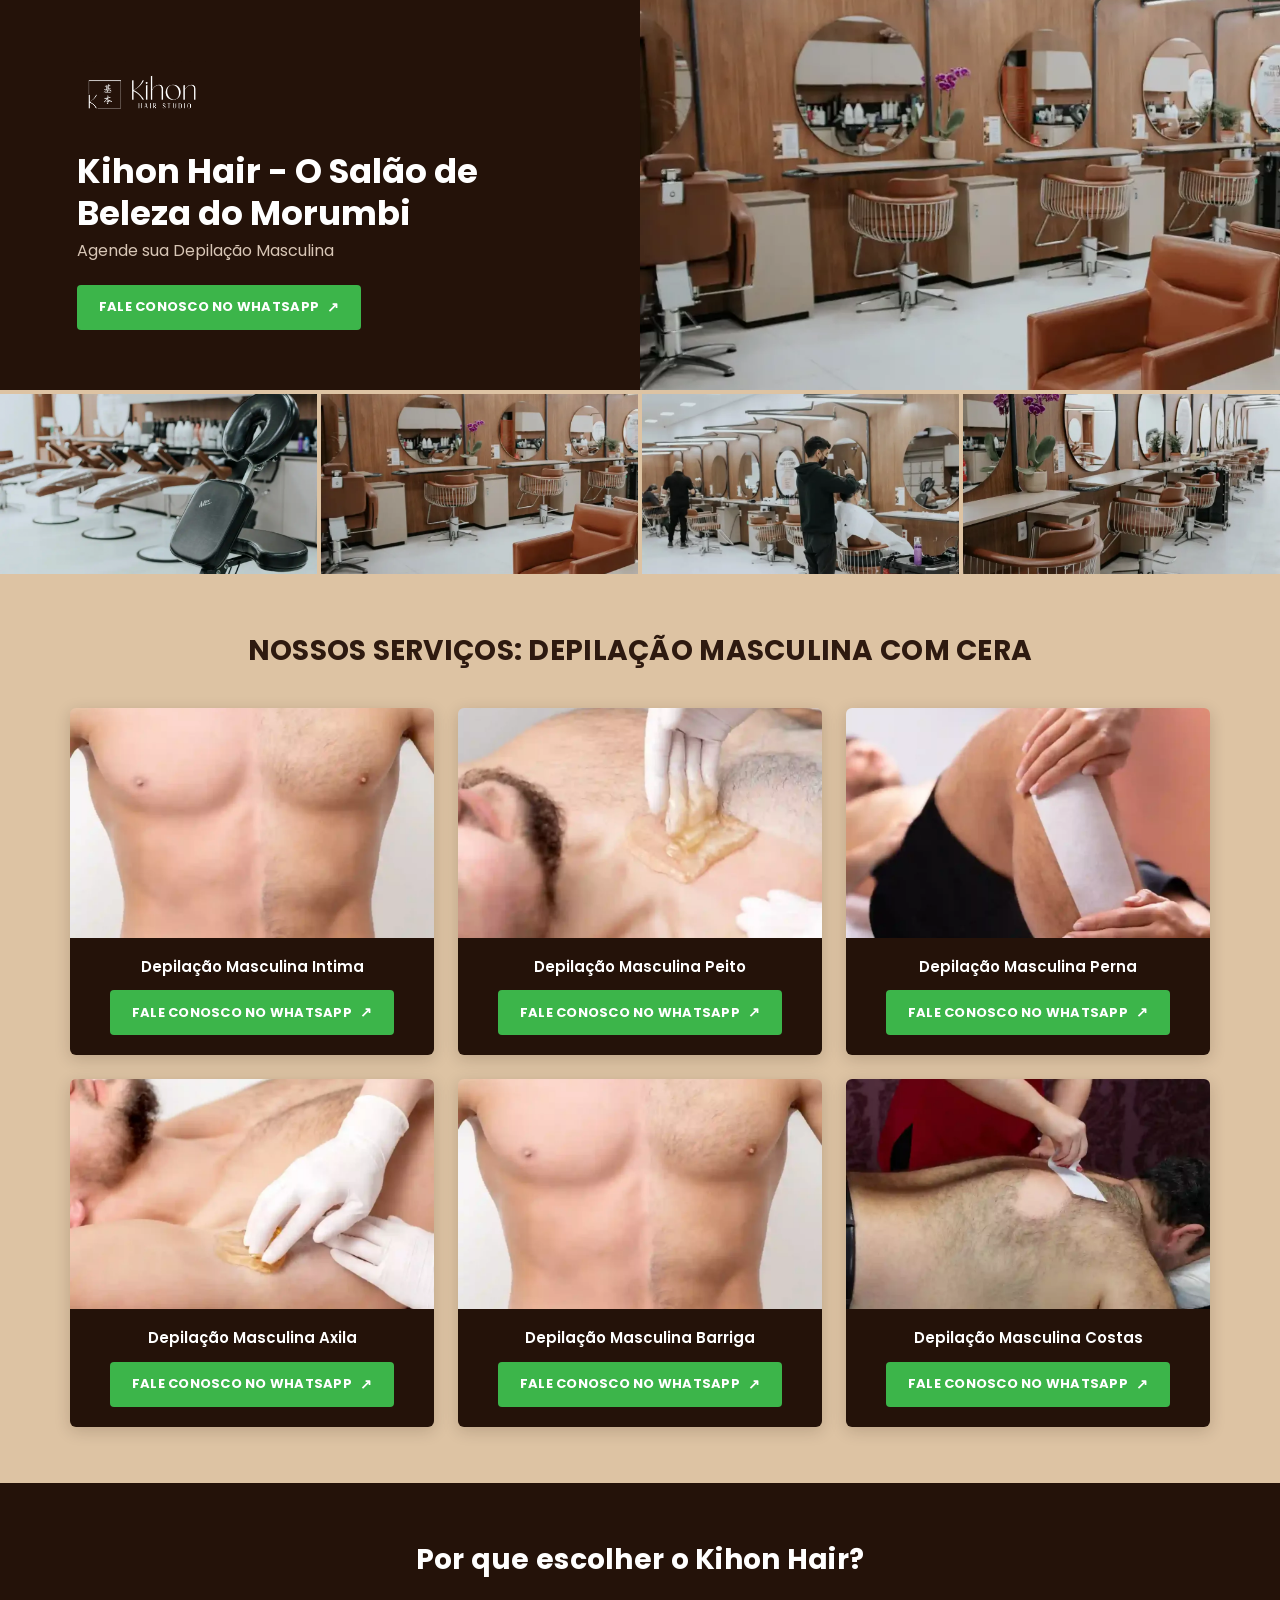
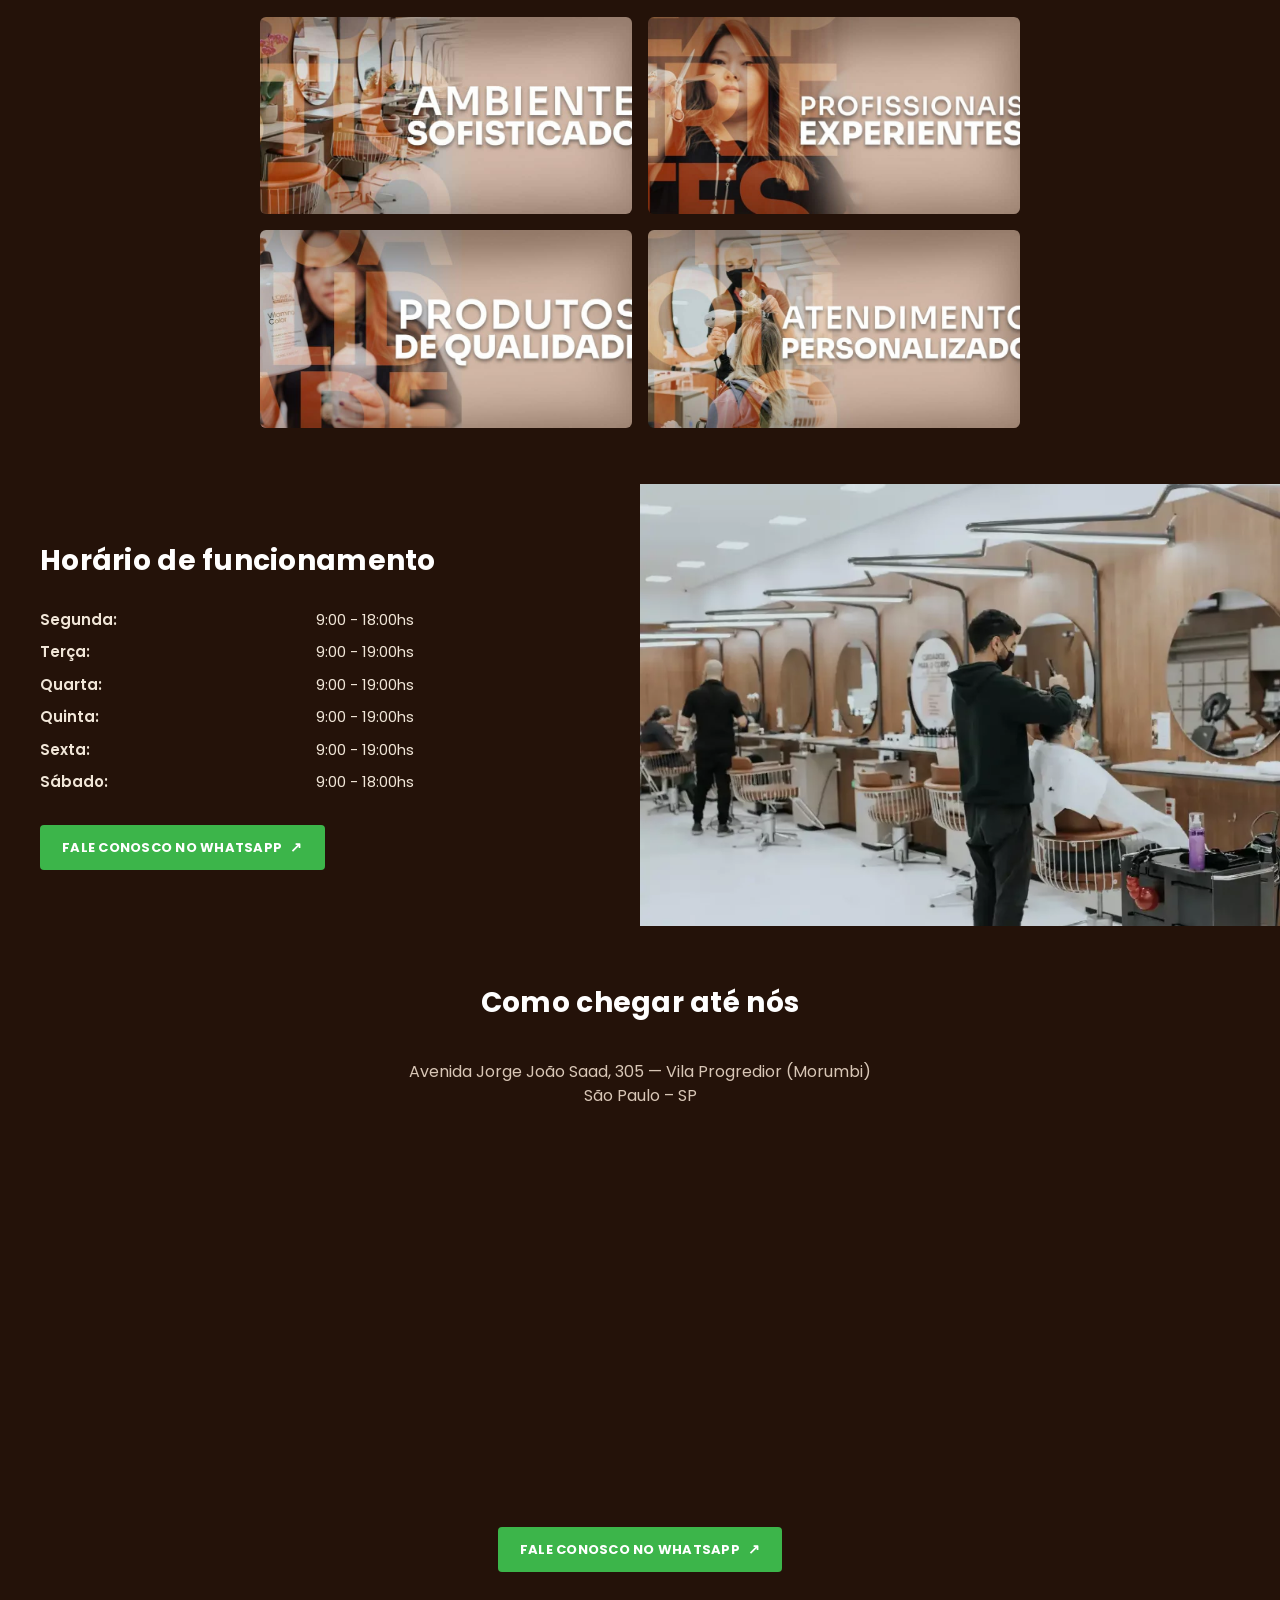
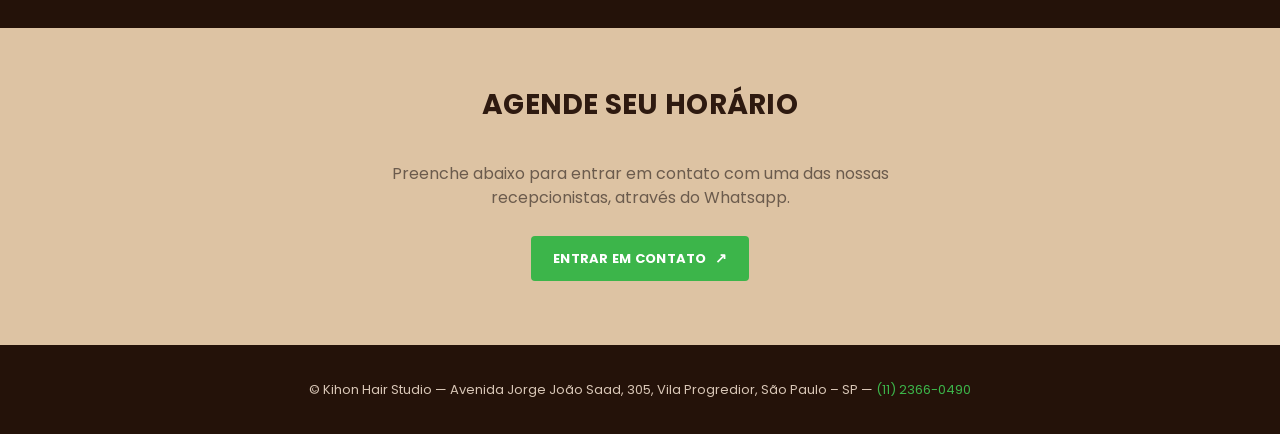
<file: depilacao-masculina/index.html>
<!DOCTYPE html>
<html lang="pt-BR">
<head>
<meta charset="UTF-8">
<meta name="viewport" content="width=device-width, initial-scale=1.0">
<title>Depilação Masculina | Kihon Hair Studio</title>
<meta name="description" content="Depilação masculina com cera: íntima, peito, perna, axila, barriga e costas. Agende pelo WhatsApp.">
<link rel="canonical" href="https://lp.kihonhair.com.br/depilacao-masculina/">
<link rel="preconnect" href="https://fonts.googleapis.com">
<link rel="preconnect" href="https://fonts.gstatic.com" crossorigin>
<link href="https://fonts.googleapis.com/css2?family=Poppins:wght@400;500;600;700;800&display=swap" rel="stylesheet">
<link rel="stylesheet" href="/assets/style.css">

<!-- Google Tag Manager (placeholder — substitua GTM-WZD86X9 pelo ID real) -->
<script>(function(w,d,s,l,i){w[l]=w[l]||[];w[l].push({'gtm.start':
new Date().getTime(),event:'gtm.js'});var f=d.getElementsByTagName(s)[0],
j=d.createElement(s),dl=l!='dataLayer'?'&l='+l:'';j.async=true;j.src=
'https://www.googletagmanager.com/gtm.js?id='+i+dl;f.parentNode.insertBefore(j,f);
})(window,document,'script','dataLayer','GTM-WZD86X9');</script>
<!-- End Google Tag Manager -->

<!-- Meta Pixel Code (placeholder — substitua 364216980927462 pelo ID real) -->
<script>
!function(f,b,e,v,n,t,s)
{if(f.fbq)return;n=f.fbq=function(){n.callMethod?
n.callMethod.apply(n,arguments):n.queue.push(arguments)};
if(!f._fbq)f._fbq=n;n.push=n;n.loaded=!0;n.version='2.0';
n.queue=[];t=b.createElement(e);t.async=!0;
t.src=v;s=b.getElementsByTagName(e)[0];
s.parentNode.insertBefore(t,s)}(window, document,'script',
'https://connect.facebook.net/en_US/fbevents.js');
fbq('init', '364216980927462');
fbq('track', 'PageView');
</script>
<noscript><img height="1" width="1" style="display:none"
src="https://www.facebook.com/tr?id=364216980927462&ev=PageView&noscript=1"
/></noscript>
<!-- End Meta Pixel Code -->

</head>
<body>
<!-- Google Tag Manager (noscript) -->
<noscript><iframe src="https://www.googletagmanager.com/ns.html?id=GTM-WZD86X9"
height="0" width="0" style="display:none;visibility:hidden"></iframe></noscript>
<!-- End Google Tag Manager (noscript) -->

<header class="hero">
  <div class="hero__content">
    <img class="hero__logo" src="/assets/images/logo-branca-1024x501.png" alt="Kihon Hair Studio">
    <h1 class="hero__title">Kihon Hair - O Salão de Beleza do Morumbi</h1>
    <p class="hero__subtitle">Agende sua Depilação Masculina</p>
    <a class="btn" href="#whatsapp">Fale Conosco no WhatsApp</a>
  </div>
  <div class="hero__photo">
    <img src="/assets/images/2023-04-1-1024x1024.webp" alt="Kihon Hair Studio" loading="eager">
  </div>
</header>

<div class="gallery">
        <img src="/assets/images/2023-04-5-1024x1024.png" alt="Kihon Hair" loading="lazy">
        <img src="/assets/images/2023-04-1-1024x1024.webp" alt="Kihon Hair" loading="lazy">
        <img src="/assets/images/2022-12-2-1024x1024.webp" alt="Kihon Hair" loading="lazy">
        <img src="/assets/images/2022-12-3-1024x1024.webp" alt="Kihon Hair" loading="lazy">
</div>

<section class="section">
  <div class="container">
    <h2 class="section__title">NOSSOS SERVIÇOS: Depilação Masculina com Cera</h2>
    <div class="services">
        <div class="card">
          <img src="/assets/images/2023-08-13-1024x1024.webp" alt="Depilação Masculina Intima" loading="lazy">
          <div class="card__body">
            <h3 class="card__title">Depilação Masculina Intima</h3>
            <a class="btn" href="#whatsapp">Fale Conosco no WhatsApp</a>
          </div>
        </div>
        <div class="card">
          <img src="/assets/images/2023-08-10-1024x1024.webp" alt="Depilação Masculina Peito" loading="lazy">
          <div class="card__body">
            <h3 class="card__title">Depilação Masculina Peito</h3>
            <a class="btn" href="#whatsapp">Fale Conosco no WhatsApp</a>
          </div>
        </div>
        <div class="card">
          <img src="/assets/images/2023-08-14-1024x1024.webp" alt="Depilação Masculina Perna" loading="lazy">
          <div class="card__body">
            <h3 class="card__title">Depilação Masculina Perna</h3>
            <a class="btn" href="#whatsapp">Fale Conosco no WhatsApp</a>
          </div>
        </div>
        <div class="card">
          <img src="/assets/images/Google-Ads-Display-2-1024x1024.webp" alt="Depilação Masculina Axila" loading="lazy">
          <div class="card__body">
            <h3 class="card__title">Depilação Masculina Axila</h3>
            <a class="btn" href="#whatsapp">Fale Conosco no WhatsApp</a>
          </div>
        </div>
        <div class="card">
          <img src="/assets/images/2023-08-13-1024x1024.webp" alt="Depilação Masculina Barriga" loading="lazy">
          <div class="card__body">
            <h3 class="card__title">Depilação Masculina Barriga</h3>
            <a class="btn" href="#whatsapp">Fale Conosco no WhatsApp</a>
          </div>
        </div>
        <div class="card">
          <img src="/assets/images/2023-08-11-1024x1024.webp" alt="Depilação Masculina Costas" loading="lazy">
          <div class="card__body">
            <h3 class="card__title">Depilação Masculina Costas</h3>
            <a class="btn" href="#whatsapp">Fale Conosco no WhatsApp</a>
          </div>
        </div>
    </div>
  </div>
</section>

<section class="section section--dark">
  <div class="container">
    <h2 class="section__title">Por que escolher o Kihon Hair?</h2>
    <div class="why-grid">
        <div class="why-item"><img src="/assets/images/ambiente-01-1024x501.jpg" alt="Ambiente Sofisticado" loading="lazy"></div>
        <div class="why-item"><img src="/assets/images/profissionais-01-Grande-1024x502.jpeg" alt="Profissionais Experientes" loading="lazy"></div>
        <div class="why-item"><img src="/assets/images/produtos-01-1024x501.jpg" alt="Produtos de Qualidade" loading="lazy"></div>
        <div class="why-item"><img src="/assets/images/atendimento-1024x501.jpg" alt="Atendimento Personalizado" loading="lazy"></div>
    </div>
  </div>
</section>

<section class="hours">
  <div class="hours__content">
    <h2 class="section__title">Horário de funcionamento</h2>
    <table>
      <tr><td>Segunda:</td><td>9:00 - 18:00hs</td></tr>
      <tr><td>Terça:</td><td>9:00 - 19:00hs</td></tr>
      <tr><td>Quarta:</td><td>9:00 - 19:00hs</td></tr>
      <tr><td>Quinta:</td><td>9:00 - 19:00hs</td></tr>
      <tr><td>Sexta:</td><td>9:00 - 19:00hs</td></tr>
      <tr><td>Sábado:</td><td>9:00 - 18:00hs</td></tr>
    </table>
    <a class="btn" href="#whatsapp">Fale Conosco no WhatsApp</a>
  </div>
  <div class="hours__photo">
    <img src="/assets/images/2022-12-2-1024x1024.webp" alt="Atendimento Kihon Hair" loading="lazy">
  </div>
</section>

<section class="location">
  <div class="container">
    <h2 class="section__title">Como chegar até nós</h2>
    <address>Avenida Jorge João Saad, 305 &mdash; Vila Progredior (Morumbi)<br>São Paulo &ndash; SP</address>
    <iframe src="https://maps.google.com/maps?q=Avenida+Jorge+Jo%C3%A3o+Saad,+305,+S%C3%A3o+Paulo&t=m&z=15&output=embed&iwloc=near" loading="lazy" allowfullscreen></iframe>
    <br>
    <a class="btn" href="#whatsapp">Fale Conosco no WhatsApp</a>
  </div>
</section>

<section class="contact">
  <div class="container">
    <h2 class="section__title">Agende seu Horário</h2>
    <p>Preenche abaixo para entrar em contato com uma das nossas recepcionistas, através do Whatsapp.</p>
    <a class="btn" href="#whatsapp">Entrar em Contato</a>
  </div>
</section>

<footer class="site-footer">
  <div class="container">
    <p>&copy; Kihon Hair Studio &mdash; Avenida Jorge João Saad, 305, Vila Progredior, São Paulo &ndash; SP &mdash; <a href="#whatsapp">(11) 2366-0490</a></p>
  </div>
</footer>

<script>
(function() {
  var base = 'https://api-claraia.claraia.com/tracking/redirect?company_id=c37a2390-a9db-4451-ad99-1d92086ab794&config_id=987d9192-b9fc-4a9f-bccb-7de95ab0d677&code_pattern=%5BSENHA+xxxx%5D&phone=551123660490';
  var shared = new URLSearchParams(window.location.search);
  shared.set('landing_page_url', window.location.href);
  shared.set('referrer_url', document.referrer || '');
  var ua = navigator.userAgent.toLowerCase();
  shared.set('device', /bot|crawl|spider/.test(ua) ? 'bot' : /mobile|android|iphone|ipod/.test(ua) ? 'mobile' : /tablet|ipad/.test(ua) ? 'tablet' : 'desktop');

  try {
    fetch('https://api-claraia.claraia.com/tracking/register-pageview', {
      method: 'POST',
      headers: { 'Content-Type': 'application/json' },
      body: JSON.stringify({
        company_id: 'c37a2390-a9db-4451-ad99-1d92086ab794',
        pagina: window.location.href,
        referrer_url: document.referrer,
        utm_source: shared.get('utm_source'),
        utm_medium: shared.get('utm_medium'),
        utm_campaign: shared.get('utm_campaign'),
        utm_content: shared.get('utm_content'),
        utm_term: shared.get('utm_term'),
        gclid: shared.get('gclid'),
        fbclid: shared.get('fbclid'),
        gad_campaignid: shared.get('gad_campaignid'),
        user_agent: navigator.userAgent
      }),
      keepalive: true
    }).catch(function() {});
  } catch (e) {}

  function buildLink(a) {
    var p = new URLSearchParams(shared.toString());
    var txt = (a.innerText || a.textContent || '').trim() || a.getAttribute('aria-label') || '';
    if (txt) p.set('button_text', txt);
    return base + '&' + p.toString();
  }

  function replaceLinks() {
    document.querySelectorAll('a').forEach(function(a) {
      a.href = buildLink(a);
    });
  }

  document.addEventListener('DOMContentLoaded', replaceLinks);

  var observer = new MutationObserver(replaceLinks);
  observer.observe(document.body, { childList: true, subtree: true });
})();
</script>
</body>
</html>
</file>
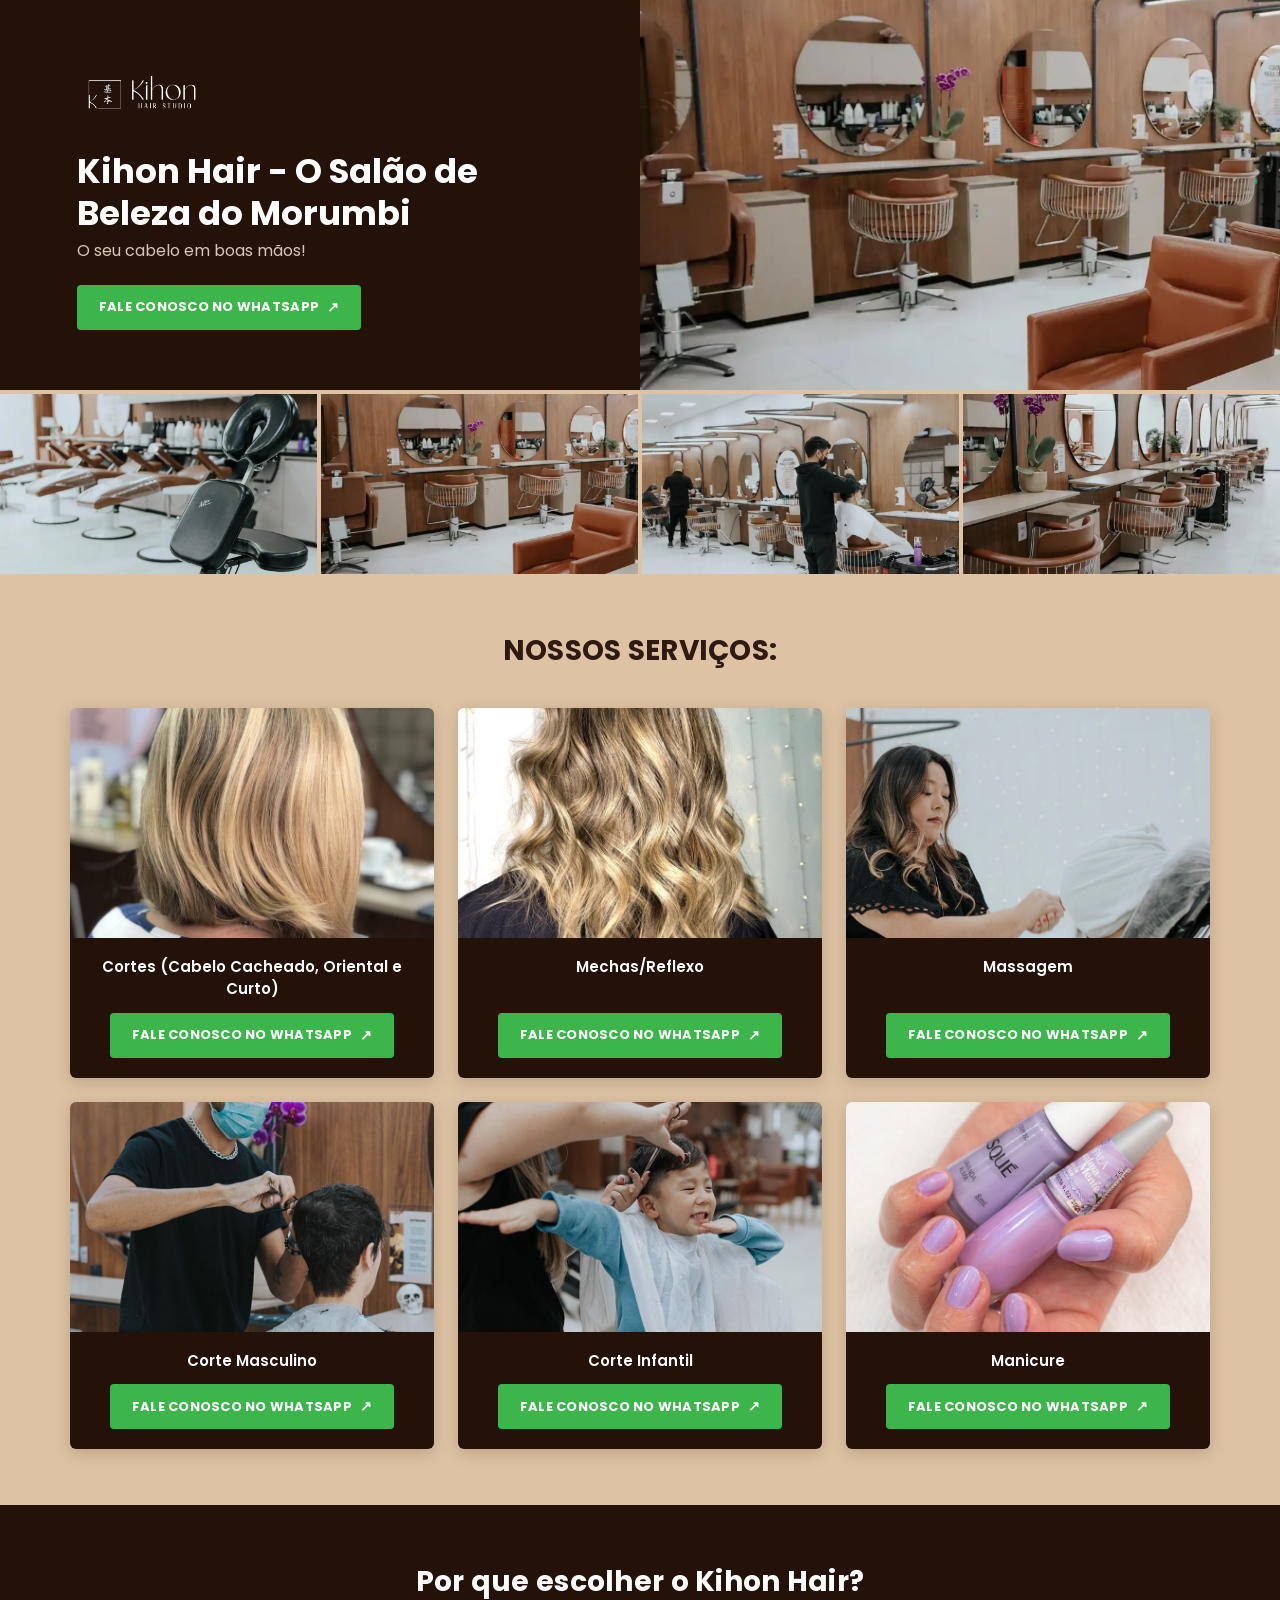
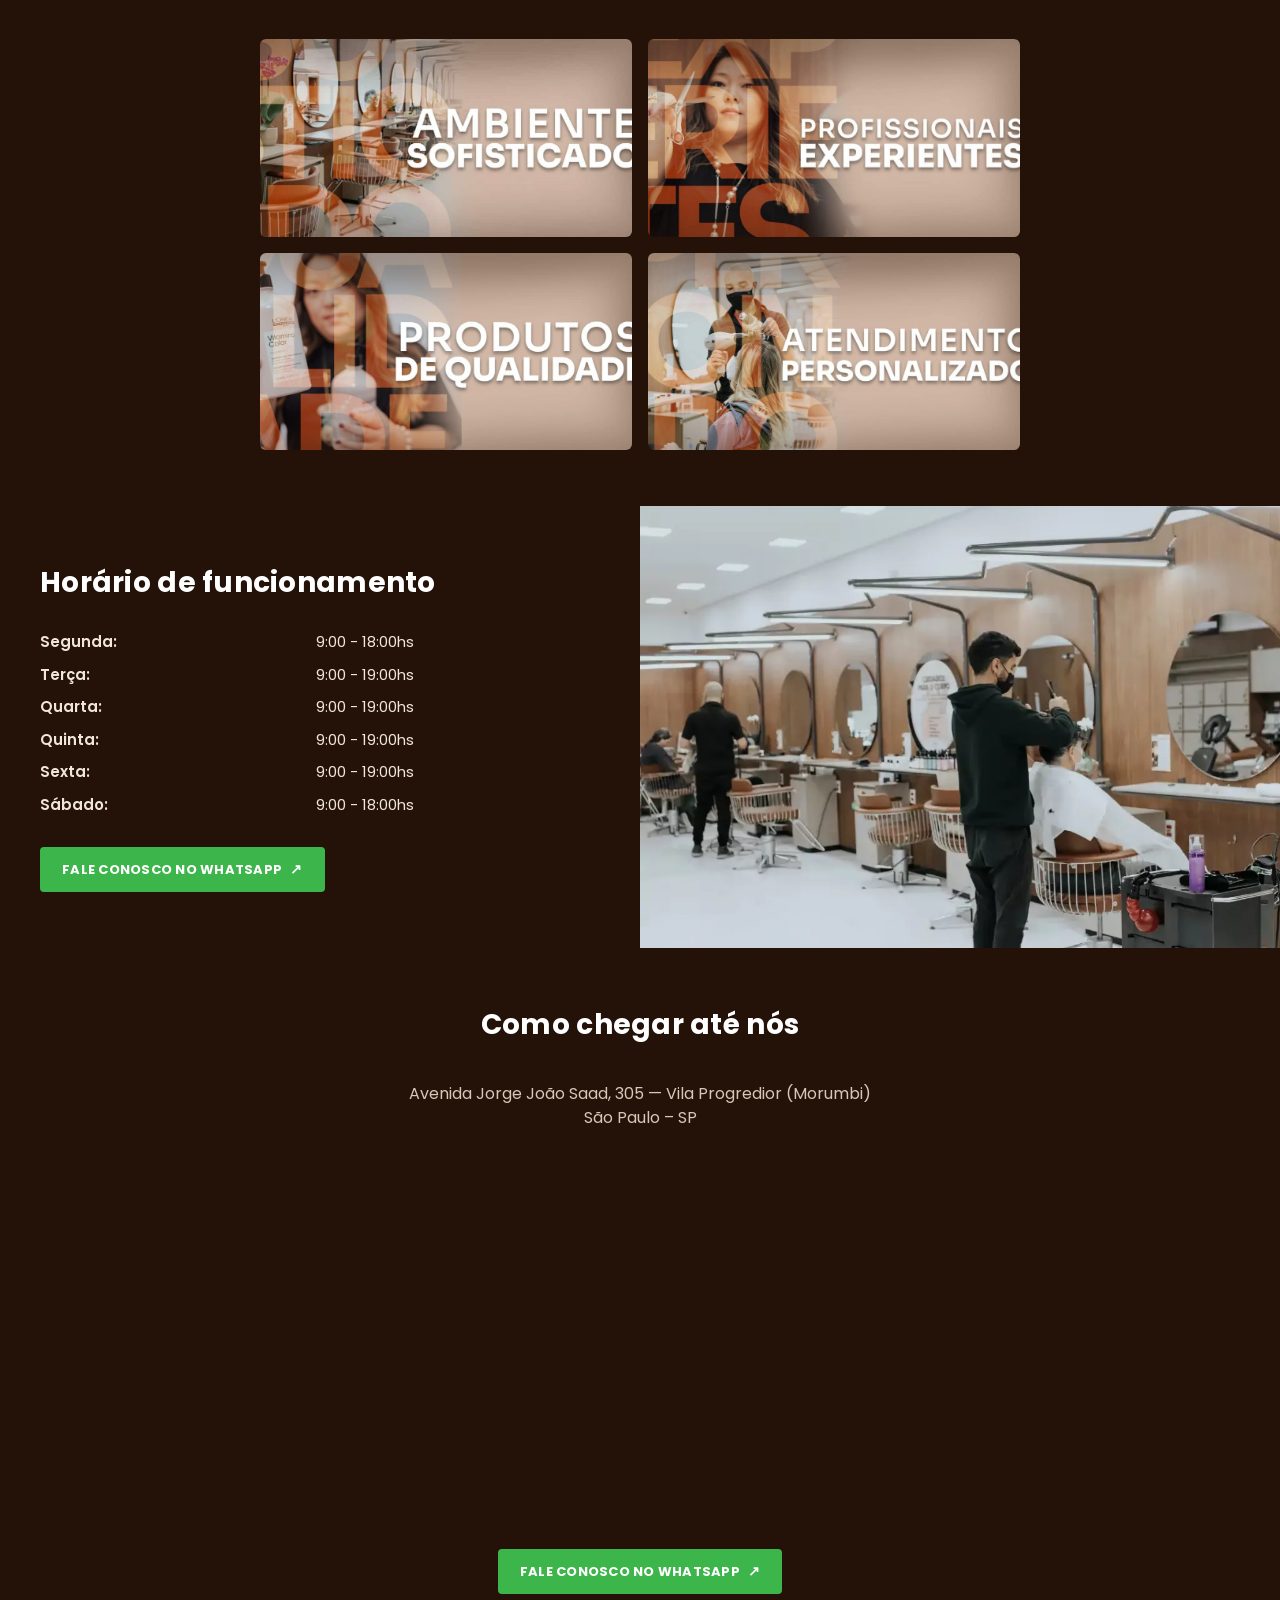
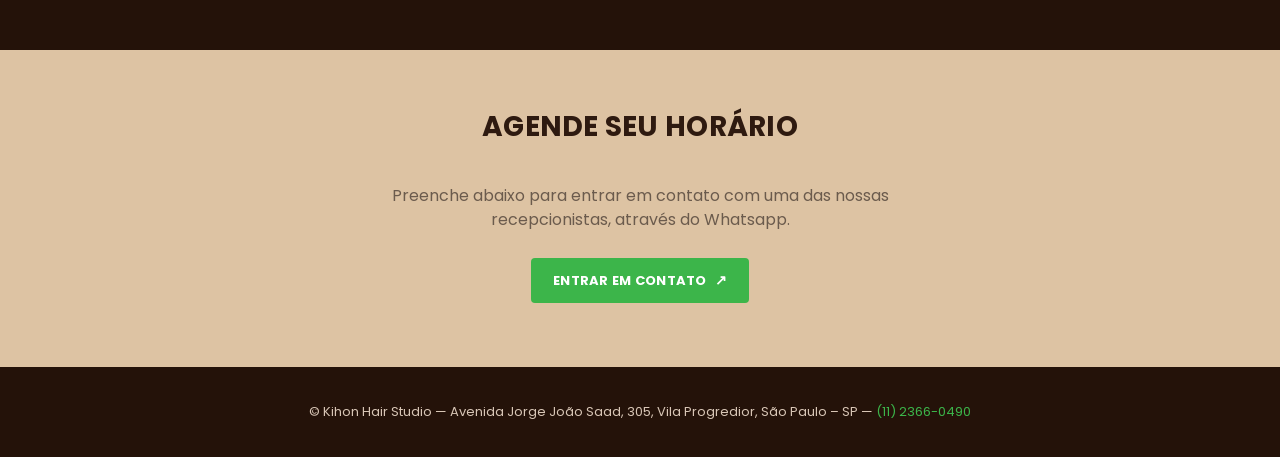
<file: googlegmn/index.html>
<!DOCTYPE html>
<html lang="pt-BR">
<head>
<meta charset="UTF-8">
<meta name="viewport" content="width=device-width, initial-scale=1.0">
<title>Kihon Hair Salão de Beleza e SPA - GMN | Kihon Hair Studio</title>
<meta name="description" content="Salão de beleza no Morumbi. Cortes, mechas, massagem, manicure e mais. Agende pelo WhatsApp.">
<link rel="canonical" href="https://lp.kihonhair.com.br/googlegmn/">
<link rel="preconnect" href="https://fonts.googleapis.com">
<link rel="preconnect" href="https://fonts.gstatic.com" crossorigin>
<link href="https://fonts.googleapis.com/css2?family=Poppins:wght@400;500;600;700;800&display=swap" rel="stylesheet">
<link rel="stylesheet" href="/assets/style.css">

<!-- Google Tag Manager (placeholder — substitua GTM-WZD86X9 pelo ID real) -->
<script>(function(w,d,s,l,i){w[l]=w[l]||[];w[l].push({'gtm.start':
new Date().getTime(),event:'gtm.js'});var f=d.getElementsByTagName(s)[0],
j=d.createElement(s),dl=l!='dataLayer'?'&l='+l:'';j.async=true;j.src=
'https://www.googletagmanager.com/gtm.js?id='+i+dl;f.parentNode.insertBefore(j,f);
})(window,document,'script','dataLayer','GTM-WZD86X9');</script>
<!-- End Google Tag Manager -->

<!-- Meta Pixel Code (placeholder — substitua 364216980927462 pelo ID real) -->
<script>
!function(f,b,e,v,n,t,s)
{if(f.fbq)return;n=f.fbq=function(){n.callMethod?
n.callMethod.apply(n,arguments):n.queue.push(arguments)};
if(!f._fbq)f._fbq=n;n.push=n;n.loaded=!0;n.version='2.0';
n.queue=[];t=b.createElement(e);t.async=!0;
t.src=v;s=b.getElementsByTagName(e)[0];
s.parentNode.insertBefore(t,s)}(window, document,'script',
'https://connect.facebook.net/en_US/fbevents.js');
fbq('init', '364216980927462');
fbq('track', 'PageView');
</script>
<noscript><img height="1" width="1" style="display:none"
src="https://www.facebook.com/tr?id=364216980927462&ev=PageView&noscript=1"
/></noscript>
<!-- End Meta Pixel Code -->

</head>
<body>
<!-- Google Tag Manager (noscript) -->
<noscript><iframe src="https://www.googletagmanager.com/ns.html?id=GTM-WZD86X9"
height="0" width="0" style="display:none;visibility:hidden"></iframe></noscript>
<!-- End Google Tag Manager (noscript) -->

<header class="hero">
  <div class="hero__content">
    <img class="hero__logo" src="/assets/images/logo-branca-1024x501.png" alt="Kihon Hair Studio">
    <h1 class="hero__title">Kihon Hair - O Salão de Beleza do Morumbi</h1>
    <p class="hero__subtitle">O seu cabelo em boas mãos!</p>
    <a class="btn" href="#whatsapp">Fale Conosco no WhatsApp</a>
  </div>
  <div class="hero__photo">
    <img src="/assets/images/2023-04-1-1024x1024.webp" alt="Kihon Hair Studio" loading="eager">
  </div>
</header>

<div class="gallery">
        <img src="/assets/images/2023-04-5-1024x1024.png" alt="Kihon Hair" loading="lazy">
        <img src="/assets/images/2023-04-1-1024x1024.webp" alt="Kihon Hair" loading="lazy">
        <img src="/assets/images/2022-12-2-1024x1024.webp" alt="Kihon Hair" loading="lazy">
        <img src="/assets/images/2022-12-3-1024x1024.webp" alt="Kihon Hair" loading="lazy">
</div>

<section class="section">
  <div class="container">
    <h2 class="section__title">NOSSOS SERVIÇOS:</h2>
    <div class="services">
        <div class="card">
          <img src="/assets/images/IMG_6674-Grande-768x1024.jpeg" alt="Cortes (Cabelo Cacheado, Oriental e Curto)" loading="lazy">
          <div class="card__body">
            <h3 class="card__title">Cortes (Cabelo Cacheado, Oriental e Curto)</h3>
            <a class="btn" href="#whatsapp">Fale Conosco no WhatsApp</a>
          </div>
        </div>
        <div class="card">
          <img src="/assets/images/IMG_5053-768x1024.jpg" alt="Mechas/Reflexo" loading="lazy">
          <div class="card__body">
            <h3 class="card__title">Mechas/Reflexo</h3>
            <a class="btn" href="#whatsapp">Fale Conosco no WhatsApp</a>
          </div>
        </div>
        <div class="card">
          <img src="/assets/images/massagem.jpg" alt="Massagem" loading="lazy">
          <div class="card__body">
            <h3 class="card__title">Massagem</h3>
            <a class="btn" href="#whatsapp">Fale Conosco no WhatsApp</a>
          </div>
        </div>
        <div class="card">
          <img src="/assets/images/IMG_5053-768x1024-1.jpg" alt="Corte Masculino" loading="lazy">
          <div class="card__body">
            <h3 class="card__title">Corte Masculino</h3>
            <a class="btn" href="#whatsapp">Fale Conosco no WhatsApp</a>
          </div>
        </div>
        <div class="card">
          <img src="/assets/images/infantil.jpg" alt="Corte Infantil" loading="lazy">
          <div class="card__body">
            <h3 class="card__title">Corte Infantil</h3>
            <a class="btn" href="#whatsapp">Fale Conosco no WhatsApp</a>
          </div>
        </div>
        <div class="card">
          <img src="/assets/images/unha.jpg" alt="Manicure" loading="lazy">
          <div class="card__body">
            <h3 class="card__title">Manicure</h3>
            <a class="btn" href="#whatsapp">Fale Conosco no WhatsApp</a>
          </div>
        </div>
    </div>
  </div>
</section>

<section class="section section--dark">
  <div class="container">
    <h2 class="section__title">Por que escolher o Kihon Hair?</h2>
    <div class="why-grid">
        <div class="why-item"><img src="/assets/images/ambiente-01-1024x501.jpg" alt="Ambiente Sofisticado" loading="lazy"></div>
        <div class="why-item"><img src="/assets/images/profissionais-01-Grande-1024x502.jpeg" alt="Profissionais Experientes" loading="lazy"></div>
        <div class="why-item"><img src="/assets/images/produtos-01-1024x501.jpg" alt="Produtos de Qualidade" loading="lazy"></div>
        <div class="why-item"><img src="/assets/images/atendimento-1024x501.jpg" alt="Atendimento Personalizado" loading="lazy"></div>
    </div>
  </div>
</section>

<section class="hours">
  <div class="hours__content">
    <h2 class="section__title">Horário de funcionamento</h2>
    <table>
      <tr><td>Segunda:</td><td>9:00 - 18:00hs</td></tr>
      <tr><td>Terça:</td><td>9:00 - 19:00hs</td></tr>
      <tr><td>Quarta:</td><td>9:00 - 19:00hs</td></tr>
      <tr><td>Quinta:</td><td>9:00 - 19:00hs</td></tr>
      <tr><td>Sexta:</td><td>9:00 - 19:00hs</td></tr>
      <tr><td>Sábado:</td><td>9:00 - 18:00hs</td></tr>
    </table>
    <a class="btn" href="#whatsapp">Fale Conosco no WhatsApp</a>
  </div>
  <div class="hours__photo">
    <img src="/assets/images/2022-12-2-1024x1024.webp" alt="Atendimento Kihon Hair" loading="lazy">
  </div>
</section>

<section class="location">
  <div class="container">
    <h2 class="section__title">Como chegar até nós</h2>
    <address>Avenida Jorge João Saad, 305 &mdash; Vila Progredior (Morumbi)<br>São Paulo &ndash; SP</address>
    <iframe src="https://maps.google.com/maps?q=Avenida+Jorge+Jo%C3%A3o+Saad,+305,+S%C3%A3o+Paulo&t=m&z=15&output=embed&iwloc=near" loading="lazy" allowfullscreen></iframe>
    <br>
    <a class="btn" href="#whatsapp">Fale Conosco no WhatsApp</a>
  </div>
</section>

<section class="contact">
  <div class="container">
    <h2 class="section__title">Agende seu Horário</h2>
    <p>Preenche abaixo para entrar em contato com uma das nossas recepcionistas, através do Whatsapp.</p>
    <a class="btn" href="#whatsapp">Entrar em Contato</a>
  </div>
</section>

<footer class="site-footer">
  <div class="container">
    <p>&copy; Kihon Hair Studio &mdash; Avenida Jorge João Saad, 305, Vila Progredior, São Paulo &ndash; SP &mdash; <a href="#whatsapp">(11) 2366-0490</a></p>
  </div>
</footer>

<script>
(function() {
  var base = 'https://api-claraia.claraia.com/tracking/redirect?company_id=c37a2390-a9db-4451-ad99-1d92086ab794&config_id=987d9192-b9fc-4a9f-bccb-7de95ab0d677&code_pattern=%5BSENHA+xxxx%5D&phone=551123660490';
  var shared = new URLSearchParams(window.location.search);
  shared.set('landing_page_url', window.location.href);
  shared.set('referrer_url', document.referrer || '');
  var ua = navigator.userAgent.toLowerCase();
  shared.set('device', /bot|crawl|spider/.test(ua) ? 'bot' : /mobile|android|iphone|ipod/.test(ua) ? 'mobile' : /tablet|ipad/.test(ua) ? 'tablet' : 'desktop');

  try {
    fetch('https://api-claraia.claraia.com/tracking/register-pageview', {
      method: 'POST',
      headers: { 'Content-Type': 'application/json' },
      body: JSON.stringify({
        company_id: 'c37a2390-a9db-4451-ad99-1d92086ab794',
        pagina: window.location.href,
        referrer_url: document.referrer,
        utm_source: shared.get('utm_source'),
        utm_medium: shared.get('utm_medium'),
        utm_campaign: shared.get('utm_campaign'),
        utm_content: shared.get('utm_content'),
        utm_term: shared.get('utm_term'),
        gclid: shared.get('gclid'),
        fbclid: shared.get('fbclid'),
        gad_campaignid: shared.get('gad_campaignid'),
        user_agent: navigator.userAgent
      }),
      keepalive: true
    }).catch(function() {});
  } catch (e) {}

  function buildLink(a) {
    var p = new URLSearchParams(shared.toString());
    var txt = (a.innerText || a.textContent || '').trim() || a.getAttribute('aria-label') || '';
    if (txt) p.set('button_text', txt);
    return base + '&' + p.toString();
  }

  function replaceLinks() {
    document.querySelectorAll('a').forEach(function(a) {
      a.href = buildLink(a);
    });
  }

  document.addEventListener('DOMContentLoaded', replaceLinks);

  var observer = new MutationObserver(replaceLinks);
  observer.observe(document.body, { childList: true, subtree: true });
})();
</script>
</body>
</html>
</file>
<file: assets/style.css>
/* Kihon Hair — landing pages stylesheet */

:root {
  --green: #3cb54a;
  --green-dark: #2e9a3d;
  --brown: #241209;
  --brown-soft: #2e1a10;
  --tan: #ddc3a3;
  --tan-light: #e6d3ba;
  --cream: #f4ead9;
  --text-on-tan: #2e1a10;
  --gray: #6b5b4d;
  --radius: 6px;
  --font: 'Poppins', 'Roboto', Arial, Helvetica, sans-serif;
}

* { box-sizing: border-box; }

html { scroll-behavior: smooth; }

body {
  margin: 0;
  font-family: var(--font);
  color: var(--text-on-tan);
  background: var(--tan);
  line-height: 1.5;
}

img { max-width: 100%; height: auto; display: block; }

.container {
  width: 100%;
  max-width: 1180px;
  margin: 0 auto;
  padding: 0 20px;
}

a { color: inherit; text-decoration: none; }

/* Buttons */
.btn {
  display: inline-flex;
  align-items: center;
  gap: 8px;
  background: var(--green);
  color: #fff;
  font-weight: 700;
  letter-spacing: .02em;
  text-transform: uppercase;
  font-size: 13px;
  padding: 12px 22px;
  border: none;
  border-radius: 4px;
  cursor: pointer;
  transition: background .2s ease, transform .15s ease;
}
.btn:hover { background: var(--green-dark); transform: translateY(-1px); }
.btn::after { content: '↗'; font-size: 14px; }

/* Header / Hero — dividido: texto à esquerda (fundo marrom), foto à direita */
.hero {
  display: grid;
  grid-template-columns: 1fr 1fr;
  align-items: stretch;
  background: var(--brown);
  color: #fff;
  overflow: hidden;
}
.hero__content {
  display: flex;
  flex-direction: column;
  justify-content: center;
  padding: 60px 40px 60px 6vw;
}
.hero__logo { width: 130px; margin: 0 0 26px; }
.hero__eyebrow {
  font-size: 14px;
  letter-spacing: .01em;
  color: #d8c6b6;
  margin: 0 0 6px;
  font-weight: 500;
}
.hero__title {
  font-size: clamp(26px, 3vw, 34px);
  font-weight: 700;
  line-height: 1.25;
  margin: 0 0 4px;
  max-width: 480px;
}
.hero__subtitle {
  font-size: 16px;
  color: #d8c6b6;
  margin: 0 0 22px;
  font-weight: 400;
}
.hero__content .btn { align-self: flex-start; }
.hero__photo {
  position: relative;
  min-height: 340px;
}
.hero__photo img {
  width: 100%;
  height: 100%;
  object-fit: cover;
  position: absolute;
  inset: 0;
}
@media (max-width: 800px) {
  .hero { grid-template-columns: 1fr; }
  .hero__content { padding: 44px 24px; text-align: left; }
  .hero__photo { min-height: 260px; order: -1; }
}

/* Gallery strip */
.gallery {
  display: grid;
  grid-template-columns: repeat(4, 1fr);
  gap: 4px;
  background: var(--tan);
  padding-top: 4px;
}
.gallery img { width: 100%; height: 180px; object-fit: cover; }
@media (max-width: 700px) {
  .gallery { grid-template-columns: repeat(2, 1fr); }
  .gallery img { height: 140px; }
}

/* Section headings */
.section { padding: 56px 0; background: var(--tan); }
.section--dark { background: var(--brown); color: #fff; }
.section__title {
  text-align: center;
  font-size: clamp(22px, 3.4vw, 28px);
  font-weight: 700;
  margin: 0 0 36px;
  color: var(--text-on-tan);
  text-transform: uppercase;
  letter-spacing: .01em;
}
.section--dark .section__title { color: #fff; text-transform: none; }

/* Services grid */
.services {
  display: grid;
  grid-template-columns: repeat(3, 1fr);
  gap: 24px;
}
@media (max-width: 900px) { .services { grid-template-columns: repeat(2, 1fr); } }
@media (max-width: 560px) { .services { grid-template-columns: 1fr; } }

.card {
  border-radius: var(--radius);
  overflow: hidden;
  box-shadow: 0 4px 16px rgba(36,18,9,.18);
  text-align: center;
  display: flex;
  flex-direction: column;
}
.card img { width: 100%; height: 230px; object-fit: cover; }
.card__body {
  background: var(--brown);
  padding: 18px 16px 20px;
  display: flex;
  flex-direction: column;
  align-items: center;
  gap: 12px;
  flex: 1;
}
.card__title { font-size: 15px; font-weight: 600; margin: 0; color: #fff; }
.card .btn { margin-top: auto; }

/* Why choose us — texto sobre a foto */
.why-grid {
  display: grid;
  grid-template-columns: repeat(2, 1fr);
  gap: 16px;
  max-width: 760px;
  margin: 0 auto;
}
.why-item {
  position: relative;
  border-radius: var(--radius);
  overflow: hidden;
  aspect-ratio: 16 / 8.5;
}
.why-item img {
  width: 100%;
  height: 100%;
  object-fit: cover;
}
@media (max-width: 560px) { .why-grid { grid-template-columns: 1fr; } }

/* Hours — dividido: horários à esquerda, foto à direita */
.hours {
  display: grid;
  grid-template-columns: 1fr 1fr;
  align-items: stretch;
  background: var(--brown);
  color: #fff;
}
.hours__content {
  display: flex;
  flex-direction: column;
  justify-content: center;
  padding: 56px 40px;
}
.hours__content .section__title { text-align: left; margin-bottom: 22px; color: #fff; text-transform: none; }
.hours table { border-collapse: collapse; margin-bottom: 26px; }
.hours td { padding: 5px 0; font-size: 15px; color: #f1e6d8; }
.hours td:first-child { font-weight: 600; padding-right: 18px; }
.hours__content .btn { align-self: flex-start; }
.hours__photo { position: relative; min-height: 320px; }
.hours__photo img { width: 100%; height: 100%; object-fit: cover; position: absolute; inset: 0; }
@media (max-width: 800px) {
  .hours { grid-template-columns: 1fr; }
  .hours__content { padding: 44px 24px; }
  .hours__photo { min-height: 220px; }
}

/* Map / location */
.location {
  padding: 56px 0;
  text-align: center;
  background: var(--brown);
  color: #fff;
}
.location .section__title { color: #fff; text-transform: none; }
.location address {
  font-style: normal;
  font-size: 16px;
  margin: 0 0 26px;
  color: #d8c6b6;
}
.location iframe {
  width: 100%;
  height: 360px;
  border: 0;
  border-radius: var(--radius);
  margin-bottom: 26px;
  filter: grayscale(.2);
}

/* Contact */
.contact {
  background: var(--tan);
  padding: 56px 0 64px;
  text-align: center;
}
.contact p { max-width: 500px; margin: 0 auto 26px; color: var(--gray); }

/* Footer */
.site-footer {
  background: var(--brown);
  color: #d8c6b6;
  text-align: center;
  padding: 22px 20px;
  font-size: 13px;
}
.site-footer a { color: var(--green); }
</file>
